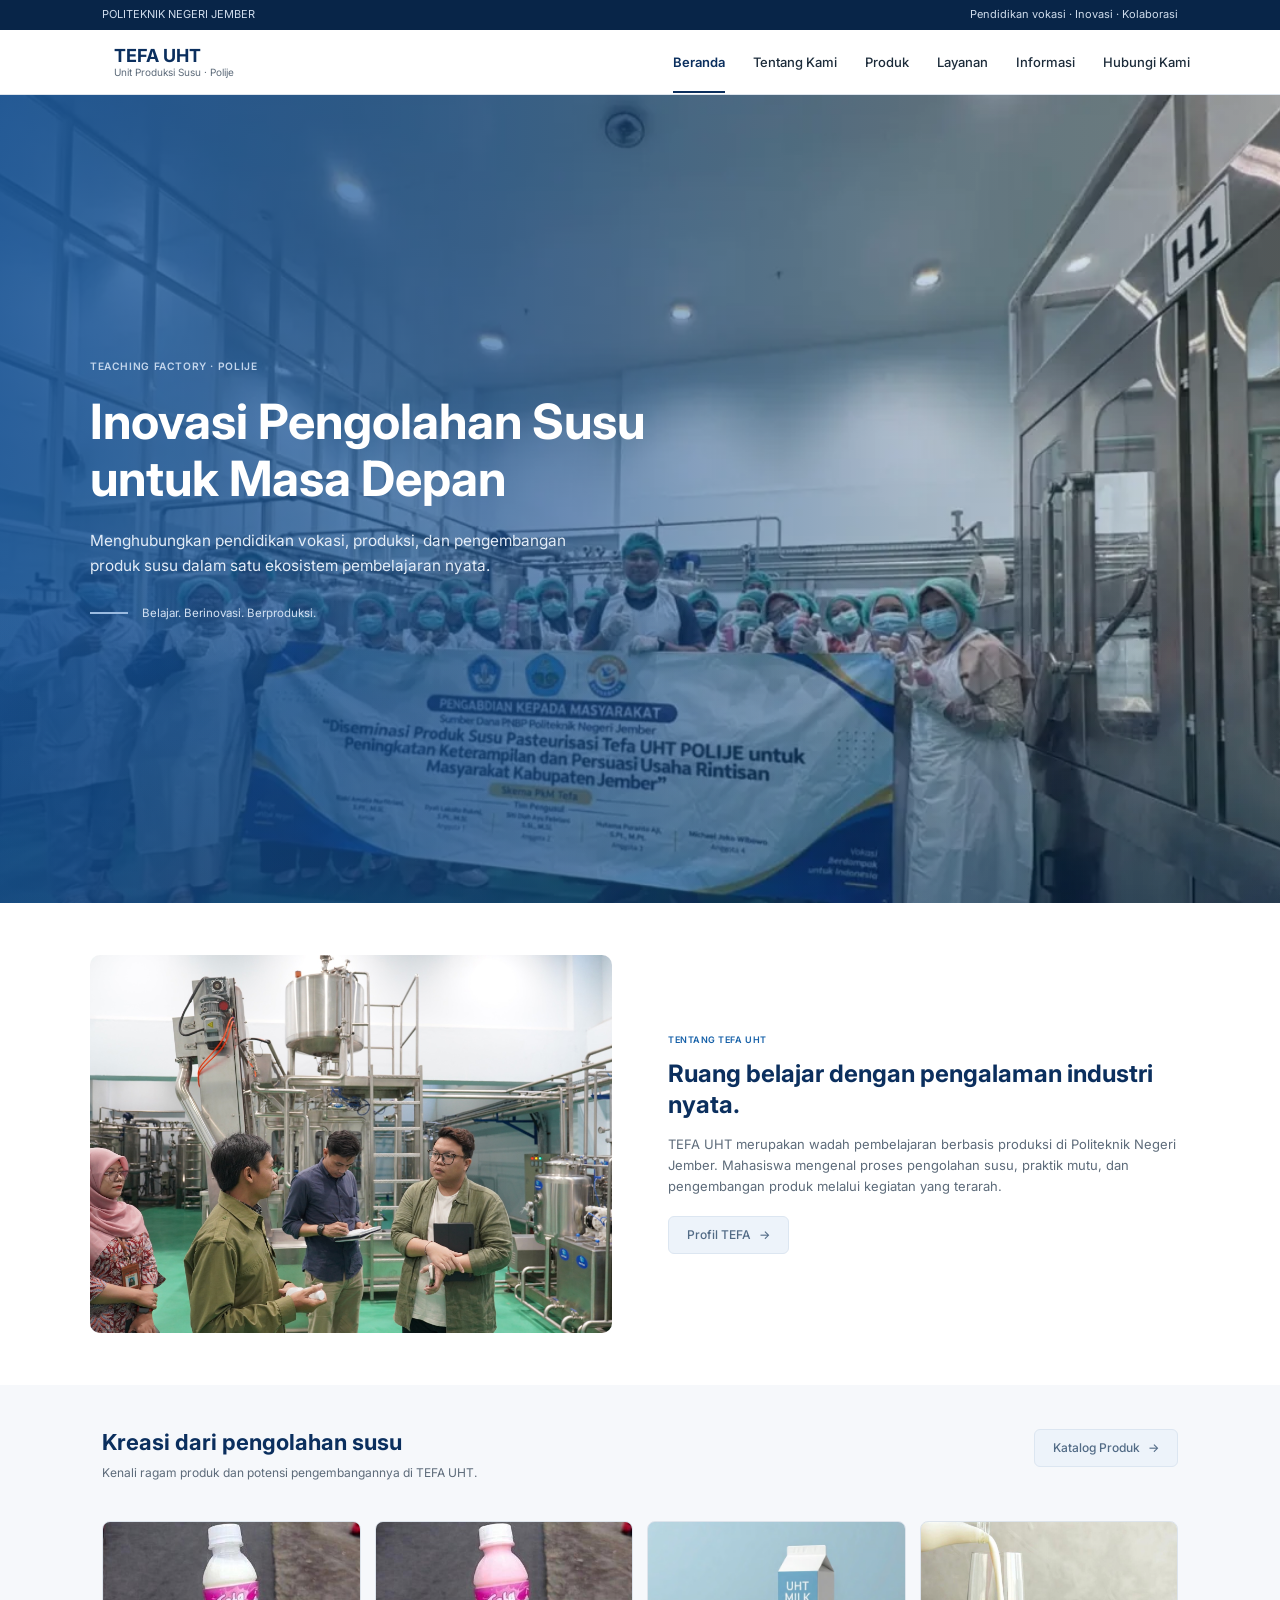
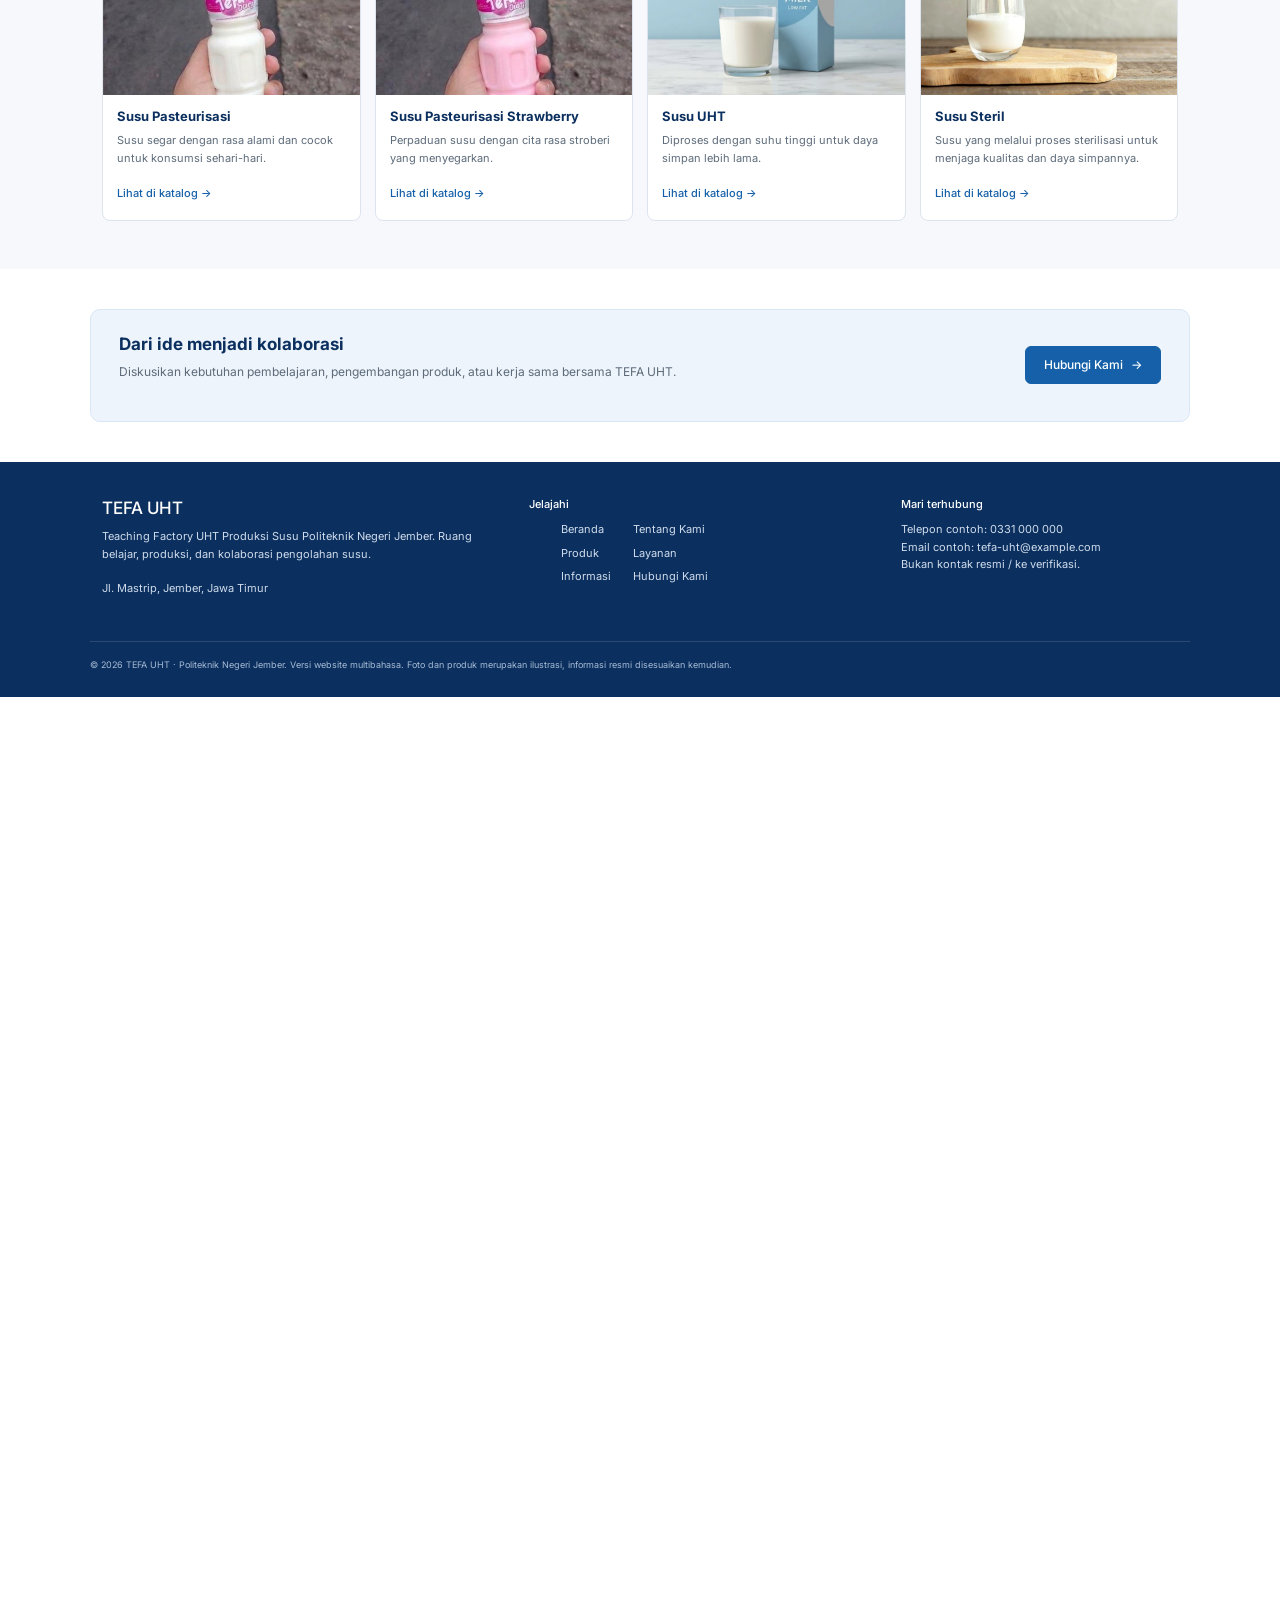
<file: index.html>
<!DOCTYPE html>
<html lang="id">
<head>
    <meta charset="UTF-8">
    <meta name="viewport" content="width=device-width, initial-scale=1.0">
    <title>TEFA UHT</title>

    <script>
        window.addEventListener("load", function() {
            setTimeout(function() {
                window.location.replace("Beranda.html");
            }, 1000);
        });
    </script>
</head>
<body>
    <p>Memuat halaman TEFA UHT...</p>
</body>
</html>
</file>
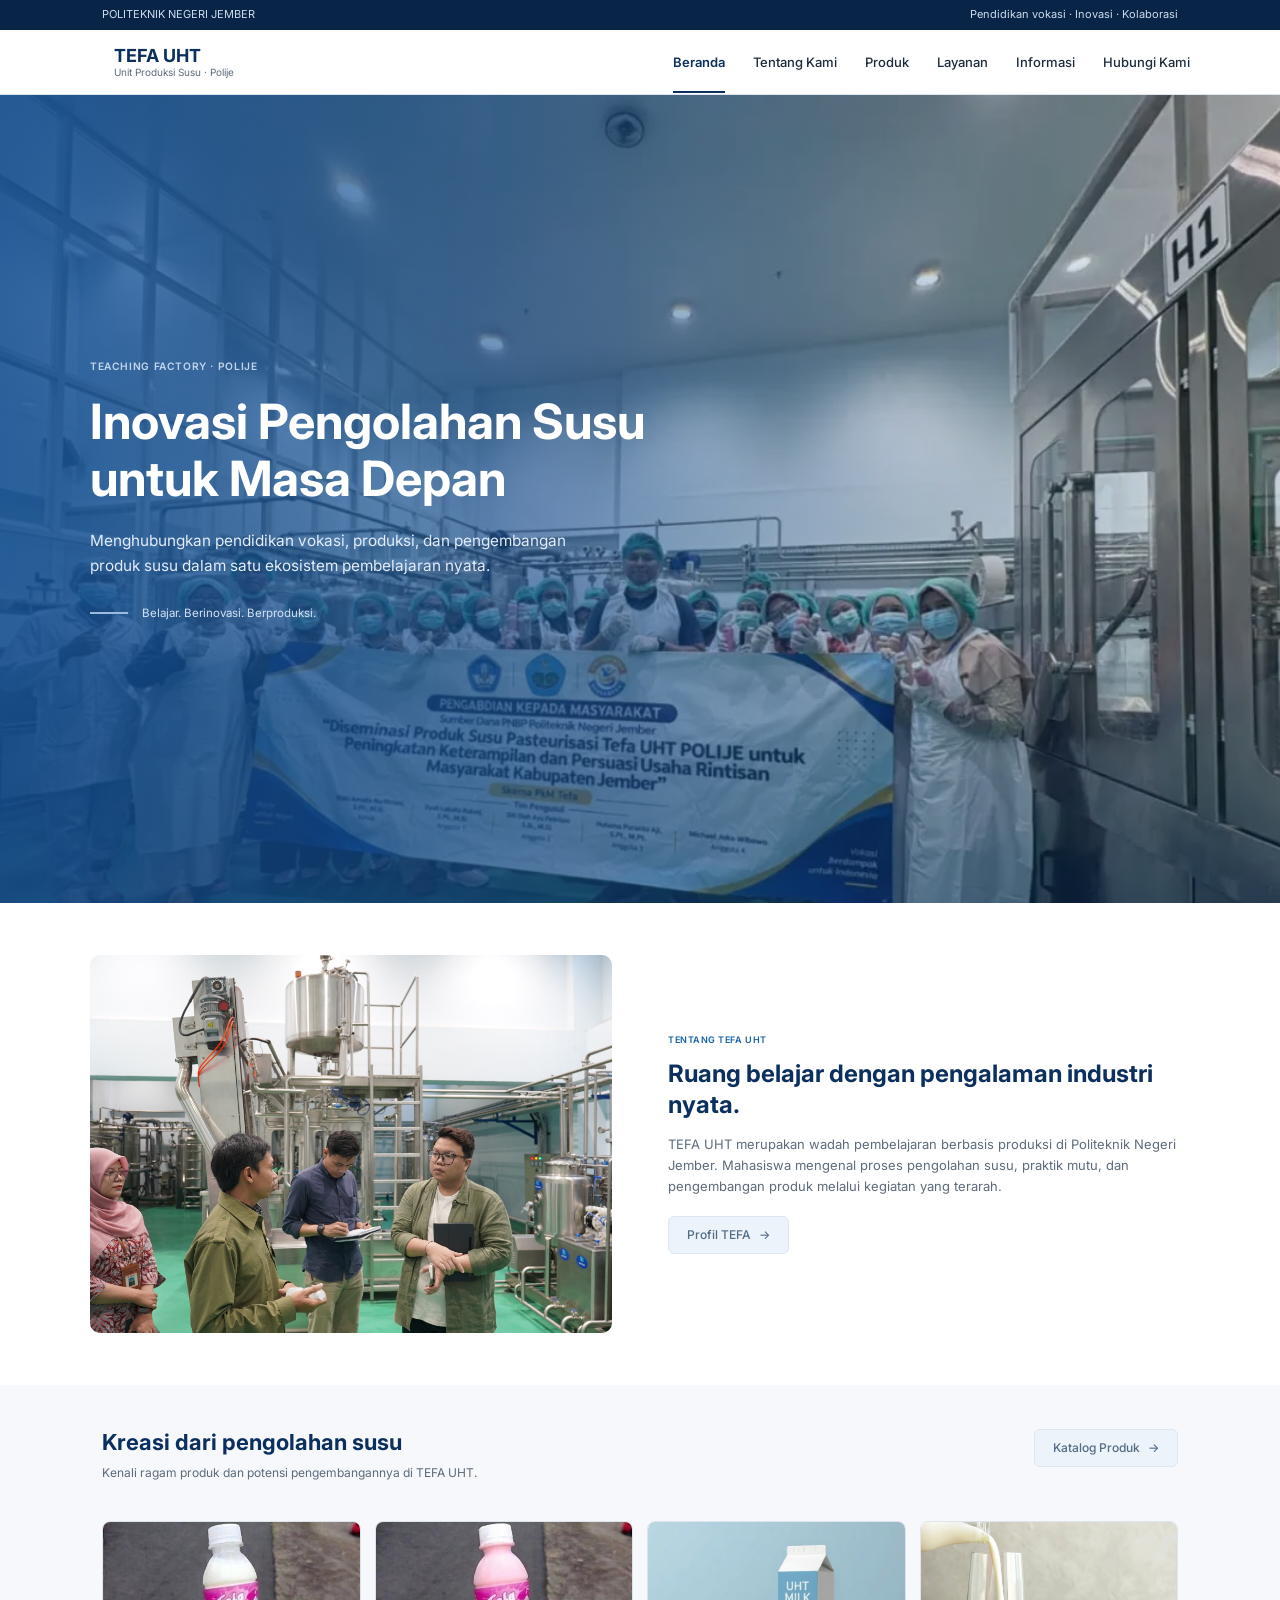
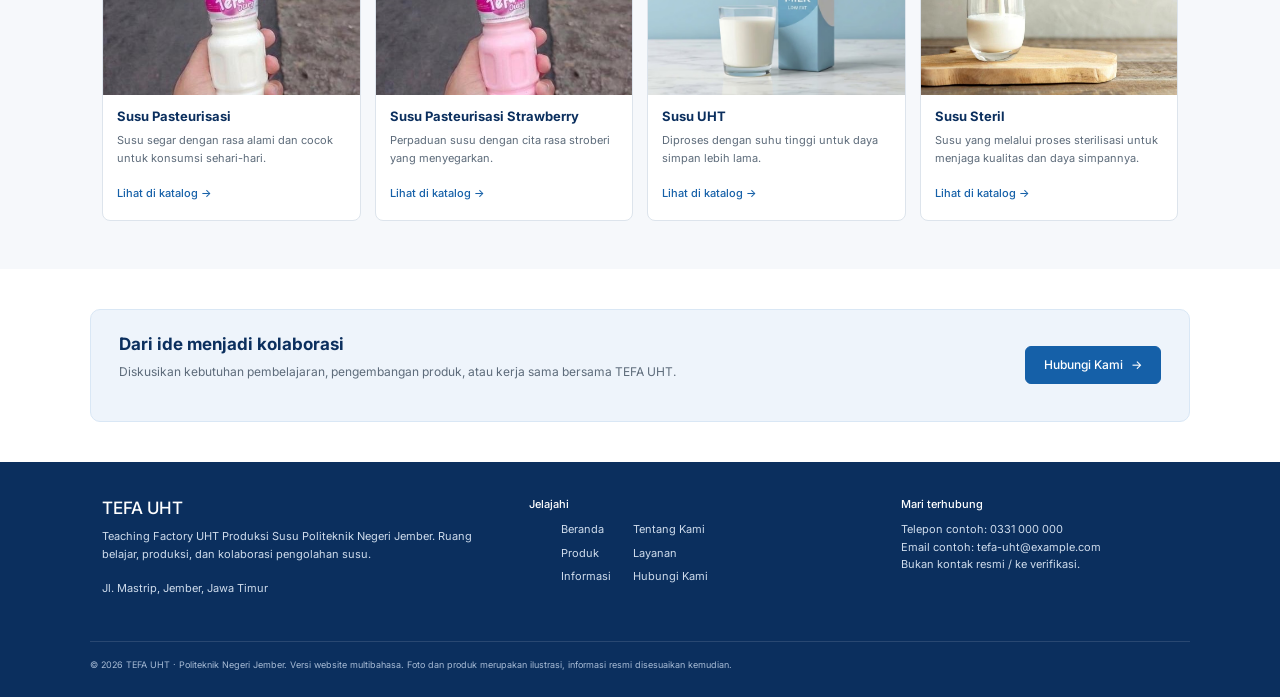
<file: Beranda.html>
<!DOCTYPE html>
<html lang="id">
<head>
  <meta charset="UTF-8">
  <meta name="viewport" content="width=device-width, initial-scale=1.0">
  <title>TEFA UHT - Teaching Factory Susu Polije</title>
  <link href="https://cdn.jsdelivr.net/npm/bootstrap@5.3.3/dist/css/bootstrap.min.css" rel="stylesheet" integrity="sha384-QWTKZyjpPEjISv5WaRU9OFeRpok6YctnYmDr5pNlyT2bRjXh0JMhjY6hW+ALEwIH" crossorigin="anonymous">
  <link rel="stylesheet" href="css/style.css">
</head>
<body>
  <div class="topbar">
    <div class="container topbar__inner">
      <span>POLITEKNIK NEGERI JEMBER</span>
      <span>Pendidikan vokasi · Inovasi · Kolaborasi</span>
    </div>
  </div>
  <header class="navbar navbar-expand-md p-0">
    <div class="container navbar__inner">
      <a href="Beranda.html" class="logo">
        <strong>TEFA UHT</strong>
        <small>Unit Produksi Susu · Polije</small>
      </a>
      <button class="nav-toggle navbar-toggler" id="navToggle" type="button" data-bs-toggle="collapse" data-bs-target="#nav" aria-controls="nav" aria-label="Buka menu" aria-expanded="false">
        <span></span><span></span><span></span>
      </button>
      <nav class="nav navbar-collapse collapse" id="nav">
        <a href="Beranda.html" class="active">Beranda</a>
        <a href="tentang.html">Tentang Kami</a>
        <a href="produk.html">Produk</a>
        <a href="layanan.html">Layanan</a>
        <a href="informasi.html">Informasi</a>
        <a href="hubungi.html">Hubungi Kami</a>
      </nav>
    </div>
  </header>
  <main>
    <section class="hero">
      <img class="hero__bg" src="img/BANNER.webp" alt="Mesin pengolahan susu di TEFA UHT">
      <div class="hero__overlay"></div>
      <div class="container hero__content">
        <p class="eyebrow eyebrow--light">TEACHING FACTORY · POLIJE</p>
        <h1>Inovasi Pengolahan Susu untuk Masa Depan</h1>
        <p class="hero__desc">Menghubungkan pendidikan vokasi, produksi, dan pengembangan produk susu dalam satu ekosistem pembelajaran nyata.</p>
        <p class="hero__tagline"><span class="line"></span>Belajar. Berinovasi. Berproduksi.</p>
      </div>
    </section>
    <section class="about container">
      <div class="img-box about__img"><img src="img/Beranda1.jpeg" alt="Kegiatan mahasiswa di TEFA UHT"></div>
      <div class="about__text">
        <p class="eyebrow">TENTANG TEFA UHT</p>
        <h2>Ruang belajar dengan pengalaman industri nyata.</h2>
        <p>TEFA UHT merupakan wadah pembelajaran berbasis produksi di Politeknik Negeri Jember. Mahasiswa mengenal proses pengolahan susu, praktik mutu, dan pengembangan produk melalui kegiatan yang terarah.</p>
        <a href="tentang.html" class="btn btn-outline-primary">Profil TEFA <span class="arrow">→</span></a>
      </div>
    </section>
    <section class="products">
      <div class="container">
        <div class="products__head">
          <div>
            <h2>Kreasi dari pengolahan susu</h2>
            <p>Kenali ragam produk dan potensi pengembangannya di TEFA UHT.</p>
          </div>
          <a href="produk.html" class="btn btn-outline-primary">Katalog Produk <span class="arrow">→</span></a>
        </div>
        <div class="cards">
          <article class="card">
            <div class="img-box card__img"><img src="img/susu ori.jpg" alt="Susu Pasteurisasi"></div>
            <div class="card__body">
              <h3>Susu Pasteurisasi</h3>
              <p>Susu segar dengan rasa alami dan cocok untuk konsumsi sehari-hari.</p>
              <a href="produk.html#susu-pasteurisasi">Lihat di katalog <span class="arrow">→</span></a>
            </div>
          </article>
          <article class="card">
            <div class="img-box card__img"><img src="img/susu straw.jpg" alt="Susu Pasteurisasi Strawberry"></div>
            <div class="card__body">
              <h3>Susu Pasteurisasi Strawberry</h3>
              <p>Perpaduan susu dengan cita rasa stroberi yang menyegarkan.</p>
              <a href="produk.html#susu-pasteurisasi-strawberry">Lihat di katalog <span class="arrow">→</span></a>
            </div>
          </article>
          <article class="card">
            <div class="img-box card__img"><img src="img/susu uht.avif" alt="Susu UHT"></div>
            <div class="card__body">
              <h3>Susu UHT</h3>
              <p>Diproses dengan suhu tinggi untuk daya simpan lebih lama.</p>
              <a href="produk.html#susu-uht">Lihat di katalog <span class="arrow">→</span></a>
            </div>
          </article>
          <article class="card">
            <div class="img-box card__img"><img src="img/susu steril.jpeg" alt="Susu Steril"></div>
            <div class="card__body">
              <h3>Susu Steril</h3>
              <p>Susu yang melalui proses sterilisasi untuk menjaga kualitas dan daya simpannya.</p>
              <a href="produk.html#susu-steril">Lihat di katalog <span class="arrow">→</span></a>
            </div>
          </article>
        </div>
      </div>
    </section>
    <section class="container cta-wrap">
      <div class="cta">
        <div>
          <h3>Dari ide menjadi kolaborasi</h3>
          <p>Diskusikan kebutuhan pembelajaran, pengembangan produk, atau kerja sama bersama TEFA UHT.</p>
        </div>
        <a href="hubungi.html" class="btn btn--primary">Hubungi Kami <span class="arrow">→</span></a>
      </div>
    </section>
  </main>
  <footer class="footer">
    <div class="container footer__grid">
      <div class="footer__brand">
        <h4>TEFA UHT</h4>
        <p>Teaching Factory UHT Produksi Susu Politeknik Negeri Jember. Ruang belajar, produksi, dan kolaborasi pengolahan susu.</p>
        <p class="footer__addr">Jl. Mastrip, Jember, Jawa Timur</p>
      </div>
      <div>
        <h5>Jelajahi</h5>
        <ul class="footer__links">
          <li><a href="Beranda.html">Beranda</a></li>
          <li><a href="tentang.html">Tentang Kami</a></li>
          <li><a href="produk.html">Produk</a></li>
          <li><a href="layanan.html">Layanan</a></li>
          <li><a href="informasi.html">Informasi</a></li>
          <li><a href="hubungi.html">Hubungi Kami</a></li>
        </ul>
      </div>
      <div>
        <h5>Mari terhubung</h5>
        <p class="footer__contact">Telepon contoh: 0331 000 000<br>Email contoh: tefa-uht@example.com<br>Bukan kontak resmi / ke verifikasi.</p>
      </div>
    </div>
    <div class="container footer__bottom">
      © <span id="year">2026</span> TEFA UHT · Politeknik Negeri Jember. Versi website multibahasa. Foto dan produk merupakan ilustrasi, informasi resmi disesuaikan kemudian.
    </div>
  </footer>
  <script src="https://cdn.jsdelivr.net/npm/bootstrap@5.3.3/dist/js/bootstrap.bundle.min.js" integrity="sha384-YvpcrYf0tY3lHB60NNkmXc5s9fDVZLESaAA55NDzOxhy9GkcIdslK1eN7N6jIeHz" crossorigin="anonymous"></script>
  <script src="js/script.js"></script>
</body>
</html>
</file>
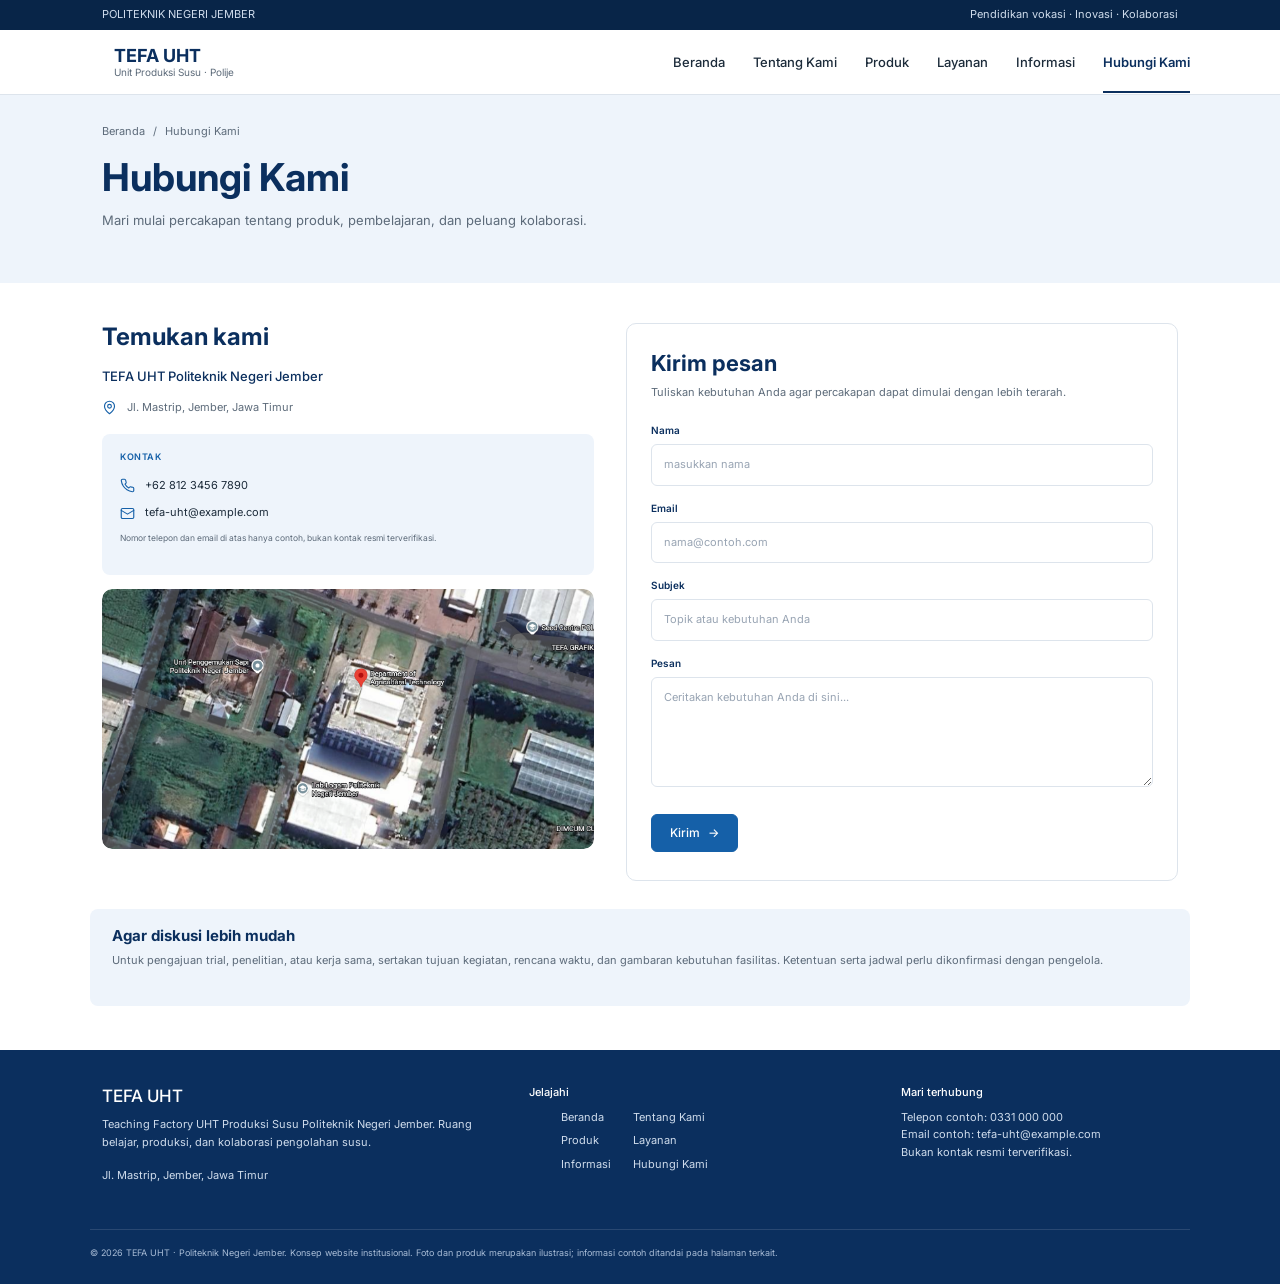
<file: hubungi.html>
<!DOCTYPE html>
<html lang="id">
<head>
  <meta charset="UTF-8">
  <meta name="viewport" content="width=device-width, initial-scale=1.0">
  <title>Hubungi Kami - TEFA UHT</title>
  <link href="https://cdn.jsdelivr.net/npm/bootstrap@5.3.3/dist/css/bootstrap.min.css" rel="stylesheet" integrity="sha384-QWTKZyjpPEjISv5WaRU9OFeRpok6YctnYmDr5pNlyT2bRjXh0JMhjY6hW+ALEwIH" crossorigin="anonymous">
  <link rel="stylesheet" href="css/style.css">
</head>
<body>
  <div class="topbar">
    <div class="container topbar__inner">
      <span>POLITEKNIK NEGERI JEMBER</span>
      <span>Pendidikan vokasi · Inovasi · Kolaborasi</span>
    </div>
  </div>
  <header class="navbar navbar-expand-md p-0">
    <div class="container navbar__inner">
      <a href="Beranda.html" class="logo">
        <strong>TEFA UHT</strong>
        <small>Unit Produksi Susu · Polije</small>
      </a>
      <button class="nav-toggle navbar-toggler" id="navToggle" type="button" data-bs-toggle="collapse" data-bs-target="#nav" aria-controls="nav" aria-label="Buka menu" aria-expanded="false">
        <span></span><span></span><span></span>
      </button>
      <nav class="nav navbar-collapse collapse" id="nav">
        <a href="Beranda.html">Beranda</a>
        <a href="tentang.html">Tentang Kami</a>
        <a href="produk.html">Produk</a>
        <a href="layanan.html">Layanan</a>
        <a href="informasi.html">Informasi</a>
        <a href="hubungi.html" class="active" aria-current="page">Hubungi Kami</a>
      </nav>
    </div>
  </header>
  <main>
    <section class="page-header">
      <div class="container">
        <nav class="breadcrumb" aria-label="Breadcrumb">
          <a href="Beranda.html">Beranda</a>
          <span>/</span>
          <span>Hubungi Kami</span>
        </nav>
        <h1>Hubungi Kami</h1>
        <p>Mari mulai percakapan tentang produk, pembelajaran, dan peluang kolaborasi.</p>
      </div>
    </section>
    <section class="container contact">
      <div class="contact__info">
        <h2>Temukan kami</h2>
        <p class="contact__org">TEFA UHT Politeknik Negeri Jember</p>
        <p class="contact__addr"><svg class="icon" viewBox="0 0 24 24" aria-hidden="true"><path d="M20 10c0 6-8 12-8 12S4 16 4 10a8 8 0 0 1 16 0Z"/><circle cx="12" cy="10" r="3"/></svg><span>Jl. Mastrip, Jember, Jawa Timur</span></p>
        <div class="contact__box">
          <p class="eyebrow">KONTAK</p>
          <a class="contact__line" href="tel:+6281234567890"><svg class="icon" viewBox="0 0 24 24" aria-hidden="true"><path d="M22 16.9v3a2 2 0 0 1-2.2 2 19.8 19.8 0 0 1-8.6-3.1 19.5 19.5 0 0 1-6-6A19.8 19.8 0 0 1 2.1 4.2 2 2 0 0 1 4.1 2h3a2 2 0 0 1 2 1.7c.1 1 .4 1.9.7 2.8a2 2 0 0 1-.5 2.1L8.1 9.9a16 16 0 0 0 6 6l1.3-1.3a2 2 0 0 1 2.1-.4c.9.3 1.8.6 2.8.7a2 2 0 0 1 1.7 2Z"/></svg><span>+62 812 3456 7890</span></a>
          <a class="contact__line" href="mailto:tefa-uht@example.com"><svg class="icon" viewBox="0 0 24 24" aria-hidden="true"><rect x="2" y="4" width="20" height="16" rx="2"/><path d="m22 7-10 6L2 7"/></svg><span>tefa-uht@example.com</span></a>
          <p class="contact__note">Nomor telepon dan email di atas hanya contoh, bukan kontak resmi terverifikasi.</p>
        </div>
        <a class="map" href="https://www.google.com/maps/search/?api=1&amp;query=Teaching+Factory+UHT+Politeknik+Negeri+Jember" target="_blank" rel="noopener noreferrer" aria-label="Buka lokasi TEFA UHT di Google Maps (tab baru)" title="Buka di Google Maps">
          <div class="img-box map__img"><img src="img/peta.png" alt="Peta lokasi TEFA UHT Politeknik Negeri Jember"></div>
          <span class="map__badge">Buka di Google Maps ↗</span>
        </a>
      </div>
      <div class="contact__form">
        <h2>Kirim pesan</h2>
        <p class="contact__lead">Tuliskan kebutuhan Anda agar percakapan dapat dimulai dengan lebih terarah.</p>
        <form id="contactForm" action="terkirim.html" novalidate>
          <div class="field">
            <label for="nama">Nama</label>
            <input type="text" id="nama" placeholder="masukkan nama" autocomplete="name" aria-describedby="namaError" required>
            <p class="field__error" id="namaError" aria-live="polite"></p>
          </div>
          <div class="field">
            <label for="email">Email</label>
            <input type="email" id="email" placeholder="nama@contoh.com" autocomplete="email" aria-describedby="emailError" required>
            <p class="field__error" id="emailError" aria-live="polite"></p>
          </div>
          <div class="field">
            <label for="subjek">Subjek</label>
            <input type="text" id="subjek" placeholder="Topik atau kebutuhan Anda" aria-describedby="subjekError" required>
            <p class="field__error" id="subjekError" aria-live="polite"></p>
          </div>
          <div class="field">
            <label for="pesan">Pesan</label>
            <textarea id="pesan" rows="4" maxlength="1000" placeholder="Ceritakan kebutuhan Anda di sini..." aria-describedby="pesanError" required></textarea>
            <p class="field__error" id="pesanError" aria-live="polite"></p>
          </div>
          <button type="submit" class="btn btn--primary" id="submitBtn"><span id="submitLabel">Kirim</span> <span class="arrow">→</span></button>
        </form>
      </div>
    </section>
    <section class="container tips">
      <div class="tips__box">
        <h3>Agar diskusi lebih mudah</h3>
        <p>Untuk pengajuan trial, penelitian, atau kerja sama, sertakan tujuan kegiatan, rencana waktu, dan gambaran kebutuhan fasilitas. Ketentuan serta jadwal perlu dikonfirmasi dengan pengelola.</p>
      </div>
    </section>
  </main>
  <footer class="footer">
    <div class="container footer__grid">
      <div class="footer__brand">
        <h4>TEFA UHT</h4>
        <p>Teaching Factory UHT Produksi Susu Politeknik Negeri Jember. Ruang belajar, produksi, dan kolaborasi pengolahan susu.</p>
        <p class="footer__addr">Jl. Mastrip, Jember, Jawa Timur</p>
      </div>
      <div>
        <h5>Jelajahi</h5>
        <ul class="footer__links">
          <li><a href="Beranda.html">Beranda</a></li>
          <li><a href="tentang.html">Tentang Kami</a></li>
          <li><a href="produk.html">Produk</a></li>
          <li><a href="layanan.html">Layanan</a></li>
          <li><a href="informasi.html">Informasi</a></li>
          <li><a href="hubungi.html">Hubungi Kami</a></li>
        </ul>
      </div>
      <div>
        <h5>Mari terhubung</h5>
        <p class="footer__contact">Telepon contoh: 0331 000 000<br>Email contoh: tefa-uht@example.com<br>Bukan kontak resmi terverifikasi.</p>
      </div>
    </div>
    <div class="container footer__bottom">
      © <span id="year">2026</span> TEFA UHT · Politeknik Negeri Jember. Konsep website institusional. Foto dan produk merupakan ilustrasi; informasi contoh ditandai pada halaman terkait.
    </div>
  </footer>
  <script src="https://cdn.jsdelivr.net/npm/bootstrap@5.3.3/dist/js/bootstrap.bundle.min.js" integrity="sha384-YvpcrYf0tY3lHB60NNkmXc5s9fDVZLESaAA55NDzOxhy9GkcIdslK1eN7N6jIeHz" crossorigin="anonymous"></script>
  <script src="js/script.js"></script>
  <script src="js/hubungi.js"></script>
</body>
</html>
</file>
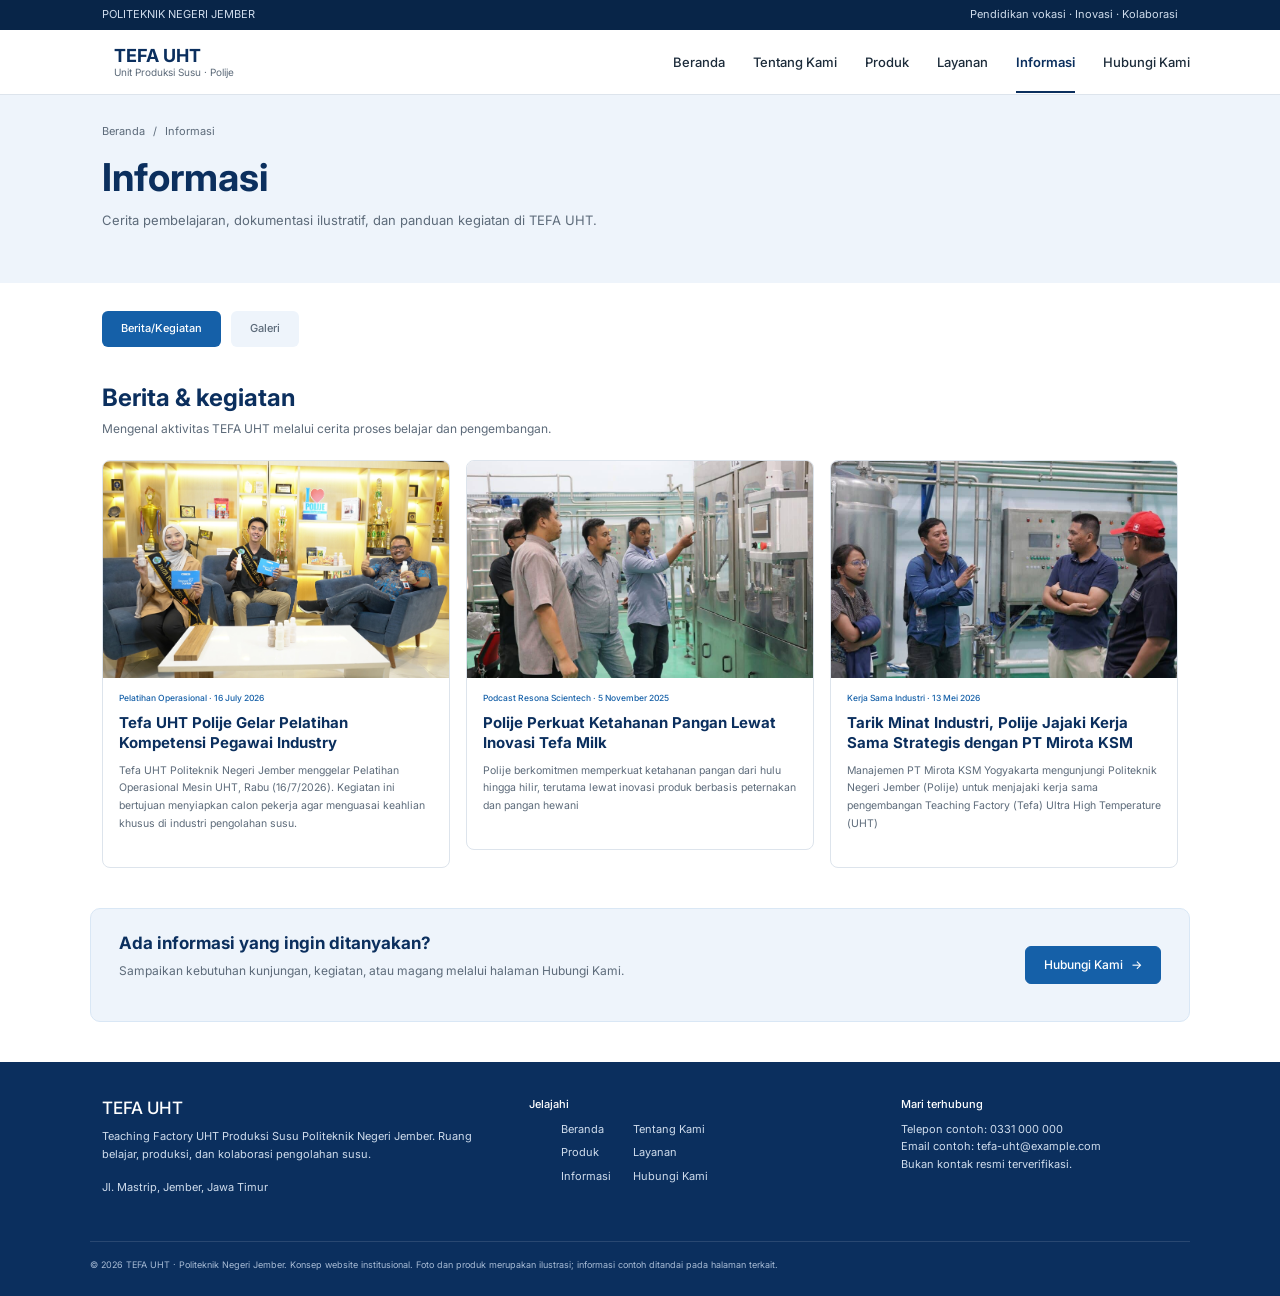
<file: informasi.html>
<!DOCTYPE html>
<html lang="id">
<head>
  <meta charset="UTF-8">
  <meta name="viewport" content="width=device-width, initial-scale=1.0">
  <title>Informasi - Berita &amp; Kegiatan - TEFA UHT</title>
  <link href="https://cdn.jsdelivr.net/npm/bootstrap@5.3.3/dist/css/bootstrap.min.css" rel="stylesheet" integrity="sha384-QWTKZyjpPEjISv5WaRU9OFeRpok6YctnYmDr5pNlyT2bRjXh0JMhjY6hW+ALEwIH" crossorigin="anonymous">
  <link rel="stylesheet" href="css/style.css">
</head>
<body>
  <div class="topbar">
    <div class="container topbar__inner">
      <span>POLITEKNIK NEGERI JEMBER</span>
      <span>Pendidikan vokasi · Inovasi · Kolaborasi</span>
    </div>
  </div>
  <header class="navbar navbar-expand-md p-0">
    <div class="container navbar__inner">
      <a href="Beranda.html" class="logo">
        <strong>TEFA UHT</strong>
        <small>Unit Produksi Susu · Polije</small>
      </a>
      <button class="nav-toggle navbar-toggler" id="navToggle" type="button" data-bs-toggle="collapse" data-bs-target="#nav" aria-controls="nav" aria-label="Buka menu" aria-expanded="false">
        <span></span><span></span><span></span>
      </button>
      <nav class="nav navbar-collapse collapse" id="nav">
        <a href="Beranda.html">Beranda</a>
        <a href="tentang.html">Tentang Kami</a>
        <a href="produk.html">Produk</a>
        <a href="layanan.html">Layanan</a>
        <a href="informasi.html" class="active" aria-current="page">Informasi</a>
        <a href="hubungi.html">Hubungi Kami</a>
      </nav>
    </div>
  </header>
  <main>
    <section class="page-header">
      <div class="container">
        <nav class="breadcrumb" aria-label="Breadcrumb">
          <a href="Beranda.html">Beranda</a>
          <span>/</span>
          <span>Informasi</span>
        </nav>
        <h1>Informasi</h1>
        <p>Cerita pembelajaran, dokumentasi ilustratif, dan panduan kegiatan di TEFA UHT.</p>
      </div>
    </section>
    <section class="container subpage">
      <nav class="subnav" aria-label="Sub halaman Informasi">
        <a href="informasi.html" class="subnav__link active" aria-current="page">Berita/Kegiatan</a>
        <a href="galeri.html" class="subnav__link">Galeri</a>
      </nav>
      <div class="section-head">
        <h2>Berita &amp; kegiatan</h2>
        <p>Mengenal aktivitas TEFA UHT melalui cerita proses belajar dan pengembangan.</p>
      </div>
      <div class="news__grid">
        <article class="news-card">
          <div class="img-box news-card__img"><img src="img/Berita1.jpg" alt="Peserta pelatihan mengamati mesin UHT"></div>
          <div class="news-card__body">
            <p class="news-card__meta">Pelatihan Operasional · 16 July 2026</p>
            <h3>Tefa UHT Polije Gelar Pelatihan Kompetensi Pegawai Industry</h3>
            <p class="news-card__desc">Tefa UHT Politeknik Negeri Jember menggelar Pelatihan Operasional Mesin UHT, Rabu (16/7/2026). Kegiatan ini bertujuan menyiapkan calon pekerja agar menguasai keahlian khusus di industri pengolahan susu.</p>
          </div>
        </article>
        <article class="news-card">
          <div class="img-box news-card__img"><img src="img/Berita2.jpg" alt="Pembawa acara podcast berbincang di studio"></div>
          <div class="news-card__body">
            <p class="news-card__meta">Podcast Resona Scientech · 5 November 2025</p>
            <h3>Polije Perkuat Ketahanan Pangan Lewat Inovasi Tefa Milk</h3>
            <p class="news-card__desc">Polije berkomitmen memperkuat ketahanan pangan dari hulu hingga hilir, terutama lewat inovasi produk berbasis peternakan dan pangan hewani</p>
          </div>
        </article>
        <article class="news-card">
          <div class="img-box news-card__img"><img src="img/Berita3.jpg" alt="Kunjungan industri di ruang produksi"></div>
          <div class="news-card__body">
            <p class="news-card__meta">Kerja Sama Industri · 13 Mei 2026</p>
            <h3>Tarik Minat Industri, Polije Jajaki Kerja Sama Strategis dengan PT Mirota KSM</h3>
            <p class="news-card__desc">Manajemen PT Mirota KSM Yogyakarta mengunjungi Politeknik Negeri Jember (Polije) untuk menjajaki kerja sama pengembangan Teaching Factory (Tefa) Ultra High Temperature (UHT)</p>
          </div>
        </article>
      </div>
    </section>
    <section class="container cta-wrap">
      <div class="cta">
        <div>
          <h3>Ada informasi yang ingin ditanyakan?</h3>
          <p>Sampaikan kebutuhan kunjungan, kegiatan, atau magang melalui halaman Hubungi Kami.</p>
        </div>
        <a href="hubungi.html" class="btn btn--primary">Hubungi Kami <span class="arrow">→</span></a>
      </div>
    </section>
  </main>
  <footer class="footer">
    <div class="container footer__grid">
      <div class="footer__brand">
        <h4>TEFA UHT</h4>
        <p>Teaching Factory UHT Produksi Susu Politeknik Negeri Jember. Ruang belajar, produksi, dan kolaborasi pengolahan susu.</p>
        <p class="footer__addr">Jl. Mastrip, Jember, Jawa Timur</p>
      </div>
      <div>
        <h5>Jelajahi</h5>
        <ul class="footer__links">
          <li><a href="Beranda.html">Beranda</a></li>
          <li><a href="tentang.html">Tentang Kami</a></li>
          <li><a href="produk.html">Produk</a></li>
          <li><a href="layanan.html">Layanan</a></li>
          <li><a href="informasi.html">Informasi</a></li>
          <li><a href="hubungi.html">Hubungi Kami</a></li>
        </ul>
      </div>
      <div>
        <h5>Mari terhubung</h5>
        <p class="footer__contact">Telepon contoh: 0331 000 000<br>Email contoh: tefa-uht@example.com<br>Bukan kontak resmi terverifikasi.</p>
      </div>
    </div>
    <div class="container footer__bottom">
      © <span id="year">2026</span> TEFA UHT · Politeknik Negeri Jember. Konsep website institusional. Foto dan produk merupakan ilustrasi; informasi contoh ditandai pada halaman terkait.
    </div>
  </footer>
  <script src="https://cdn.jsdelivr.net/npm/bootstrap@5.3.3/dist/js/bootstrap.bundle.min.js" integrity="sha384-YvpcrYf0tY3lHB60NNkmXc5s9fDVZLESaAA55NDzOxhy9GkcIdslK1eN7N6jIeHz" crossorigin="anonymous"></script>
  <script src="js/script.js"></script>
</body>
</html>
</file>
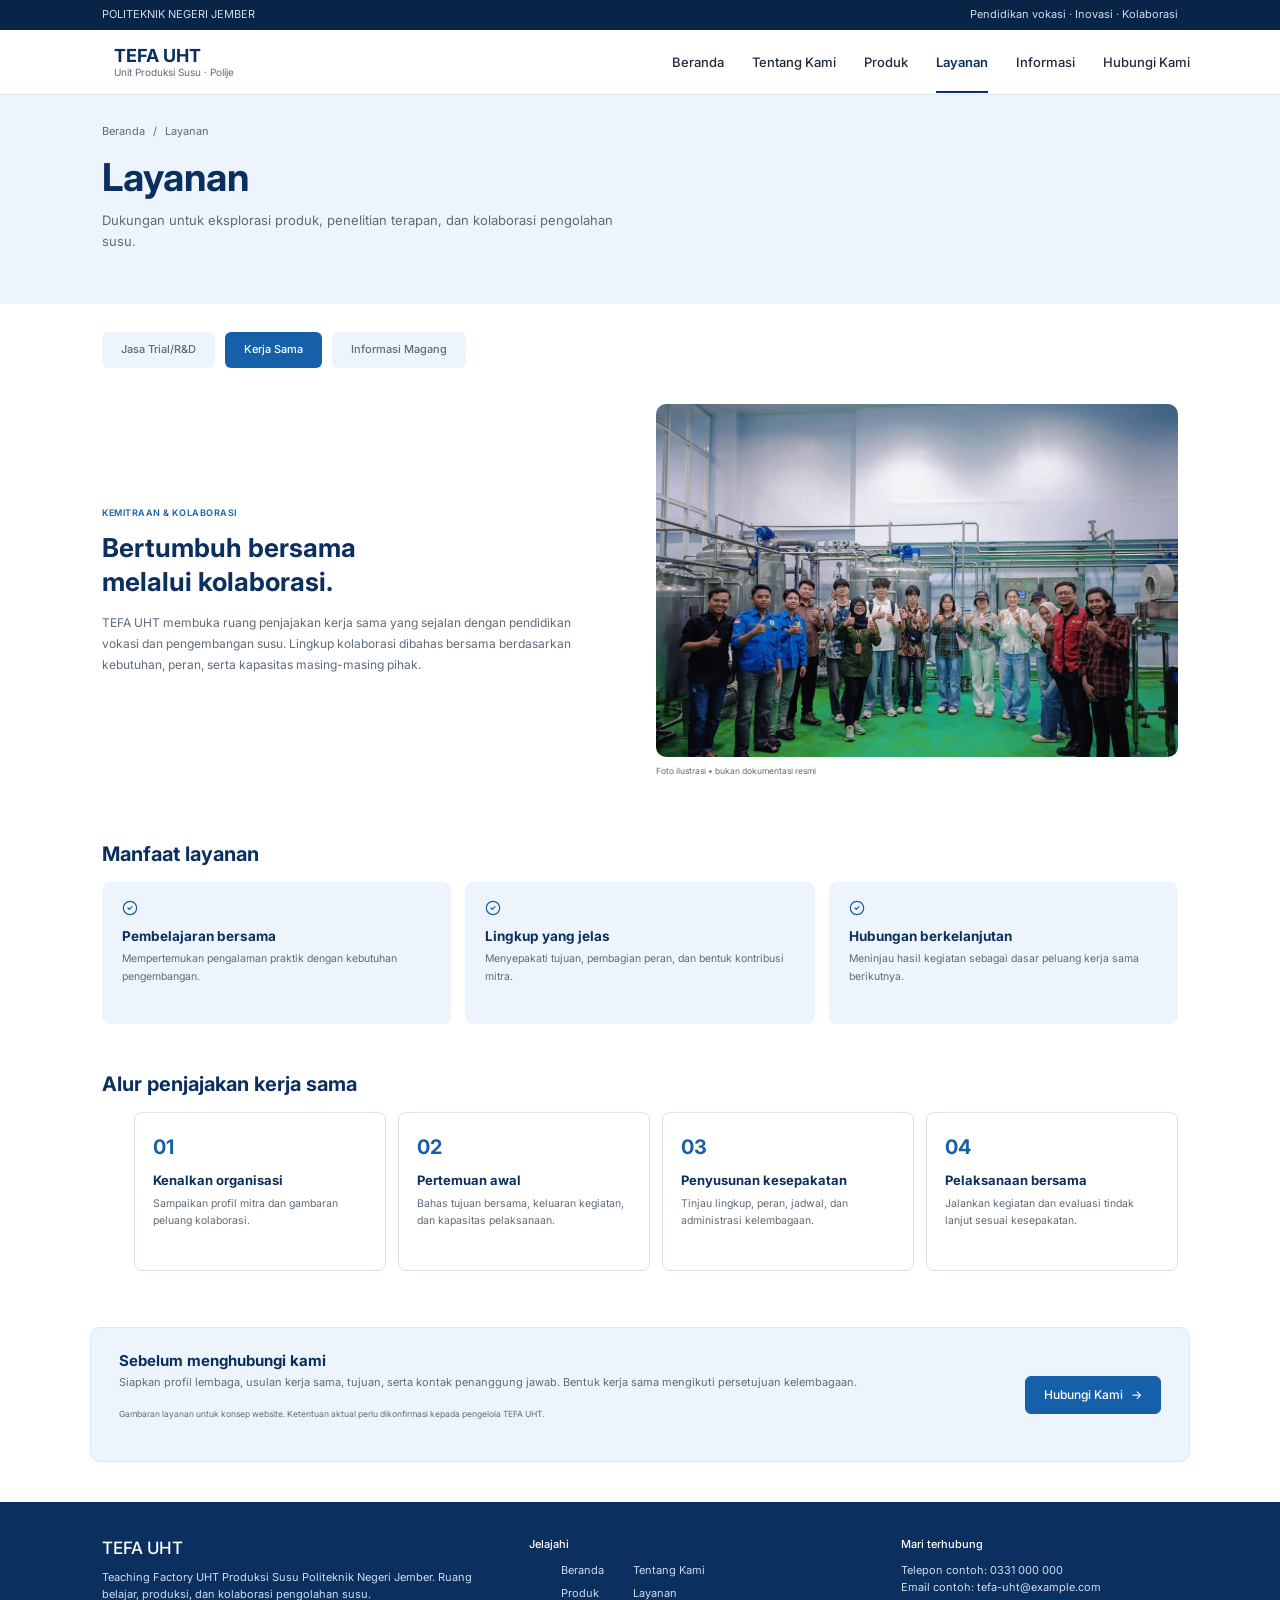
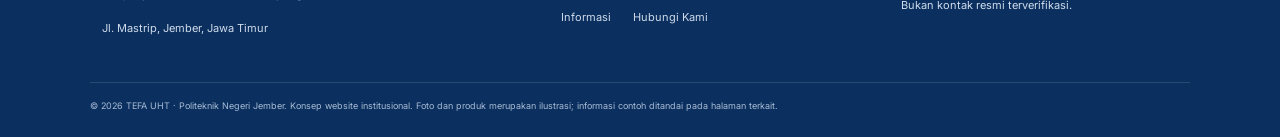
<file: kerja-sama.html>
<!DOCTYPE html>
<html lang="id">
<head>
  <meta charset="UTF-8">
  <meta name="viewport" content="width=device-width, initial-scale=1.0">
  <title>Layanan - Kerja Sama - TEFA UHT</title>
  <link href="https://cdn.jsdelivr.net/npm/bootstrap@5.3.3/dist/css/bootstrap.min.css" rel="stylesheet" integrity="sha384-QWTKZyjpPEjISv5WaRU9OFeRpok6YctnYmDr5pNlyT2bRjXh0JMhjY6hW+ALEwIH" crossorigin="anonymous">
  <link rel="stylesheet" href="css/style.css">
</head>
<body>
  <div class="topbar">
    <div class="container topbar__inner">
      <span>POLITEKNIK NEGERI JEMBER</span>
      <span>Pendidikan vokasi · Inovasi · Kolaborasi</span>
    </div>
  </div>
  <header class="navbar navbar-expand-md p-0">
    <div class="container navbar__inner">
      <a href="Beranda.html" class="logo">
        <strong>TEFA UHT</strong>
        <small>Unit Produksi Susu · Polije</small>
      </a>
      <button class="nav-toggle navbar-toggler" id="navToggle" type="button" data-bs-toggle="collapse" data-bs-target="#nav" aria-controls="nav" aria-label="Buka menu" aria-expanded="false">
        <span></span><span></span><span></span>
      </button>
      <nav class="nav navbar-collapse collapse" id="nav">
        <a href="Beranda.html">Beranda</a>
        <a href="tentang.html">Tentang Kami</a>
        <a href="produk.html">Produk</a>
        <a href="layanan.html" class="active" aria-current="page">Layanan</a>
        <a href="informasi.html">Informasi</a>
        <a href="hubungi.html">Hubungi Kami</a>
      </nav>
    </div>
  </header>
  <main>
    <section class="page-header">
      <div class="container">
        <nav class="breadcrumb" aria-label="Breadcrumb">
          <a href="Beranda.html">Beranda</a>
          <span>/</span>
          <span>Layanan</span>
        </nav>
        <h1>Layanan</h1>
        <p>Dukungan untuk eksplorasi produk, penelitian terapan, dan kolaborasi pengolahan susu.</p>
      </div>
    </section>
    <section class="container subpage">
      <nav class="subnav" aria-label="Sub halaman Layanan">
        <a href="layanan.html" class="subnav__link">Jasa Trial/R&amp;D</a>
         <a href="kerja-sama.html" class="subnav__link active" aria-current="page">Kerja Sama</a>
        <a href="magang.html" class="subnav__link">Informasi Magang</a>
      </nav>
      <div class="service-intro">
        <div class="service-intro__text">
          <p class="eyebrow">KEMITRAAN &amp; KOLABORASI</p>
          <h2>Bertumbuh bersama melalui kolaborasi.</h2>
          <p>TEFA UHT membuka ruang penjajakan kerja sama yang sejalan dengan pendidikan vokasi dan pengembangan susu. Lingkup kolaborasi dibahas bersama berdasarkan kebutuhan, peran, serta kapasitas masing-masing pihak.</p>
        </div>
        <figure class="service-intro__figure">
          <div class="img-box service-intro__img"><img src="img/kerjasama.jpeg" alt="Tim berdiskusi di ruang produksi susu"></div>
          <figcaption class="service-intro__caption">Foto ilustrasi • bukan dokumentasi resmi</figcaption>
        </figure>
      </div>
      <section class="block">
        <h2>Manfaat layanan</h2>
        <div class="benefits__grid">
          <article class="benefit">
            <svg class="benefit__icon" viewBox="0 0 24 24" aria-hidden="true"><circle cx="12" cy="12" r="10"/><path d="m9 12 2 2 4-4"/></svg>
            <h3>Pembelajaran bersama</h3>
            <p>Mempertemukan pengalaman praktik dengan kebutuhan pengembangan.</p>
          </article>
          <article class="benefit">
            <svg class="benefit__icon" viewBox="0 0 24 24" aria-hidden="true"><circle cx="12" cy="12" r="10"/><path d="m9 12 2 2 4-4"/></svg>
            <h3>Lingkup yang jelas</h3>
            <p>Menyepakati tujuan, pembagian peran, dan bentuk kontribusi mitra.</p>
          </article>
          <article class="benefit">
            <svg class="benefit__icon" viewBox="0 0 24 24" aria-hidden="true"><circle cx="12" cy="12" r="10"/><path d="m9 12 2 2 4-4"/></svg>
            <h3>Hubungan berkelanjutan</h3>
            <p>Meninjau hasil kegiatan sebagai dasar peluang kerja sama berikutnya.</p>
          </article>
        </div>
      </section>
      <section class="block">
        <h2>Alur penjajakan kerja sama</h2>
        <ol class="steps__grid">
          <li class="step">
            <span class="step__no">01</span>
            <h3>Kenalkan organisasi</h3>
            <p>Sampaikan profil mitra dan gambaran peluang kolaborasi.</p>
          </li>
          <li class="step">
            <span class="step__no">02</span>
            <h3>Pertemuan awal</h3>
            <p>Bahas tujuan bersama, keluaran kegiatan, dan kapasitas pelaksanaan.</p>
          </li>
          <li class="step">
            <span class="step__no">03</span>
            <h3>Penyusunan kesepakatan</h3>
            <p>Tinjau lingkup, peran, jadwal, dan administrasi kelembagaan.</p>
          </li>
          <li class="step">
            <span class="step__no">04</span>
            <h3>Pelaksanaan bersama</h3>
            <p>Jalankan kegiatan dan evaluasi tindak lanjut sesuai kesepakatan.</p>
          </li>
        </ol>
      </section>
    </section>
    <section class="container cta-wrap">
      <div class="cta cta--info">
        <div>
          <h3>Sebelum menghubungi kami</h3>
          <p>Siapkan profil lembaga, usulan kerja sama, tujuan, serta kontak penanggung jawab. Bentuk kerja sama mengikuti persetujuan kelembagaan.</p>
          <p class="cta__note">Gambaran layanan untuk konsep website. Ketentuan aktual perlu dikonfirmasi kepada pengelola TEFA UHT.</p>
        </div>
        <a href="hubungi.html" class="btn btn--primary">Hubungi Kami <span class="arrow">→</span></a>
      </div>
    </section>
  </main>
  <footer class="footer">
    <div class="container footer__grid">
      <div class="footer__brand">
        <h4>TEFA UHT</h4>
        <p>Teaching Factory UHT Produksi Susu Politeknik Negeri Jember. Ruang belajar, produksi, dan kolaborasi pengolahan susu.</p>
        <p class="footer__addr">Jl. Mastrip, Jember, Jawa Timur</p>
      </div>
      <div>
        <h5>Jelajahi</h5>
        <ul class="footer__links">
          <li><a href="Beranda.html">Beranda</a></li>
          <li><a href="tentang.html">Tentang Kami</a></li>
          <li><a href="produk.html">Produk</a></li>
          <li><a href="layanan.html">Layanan</a></li>
          <li><a href="informasi.html">Informasi</a></li>
          <li><a href="hubungi.html">Hubungi Kami</a></li>
        </ul>
      </div>
      <div>
        <h5>Mari terhubung</h5>
        <p class="footer__contact">Telepon contoh: 0331 000 000<br>Email contoh: tefa-uht@example.com<br>Bukan kontak resmi terverifikasi.</p>
      </div>
    </div>
    <div class="container footer__bottom">
      © <span id="year">2026</span> TEFA UHT · Politeknik Negeri Jember. Konsep website institusional. Foto dan produk merupakan ilustrasi; informasi contoh ditandai pada halaman terkait.
    </div>
  </footer>
  <script src="https://cdn.jsdelivr.net/npm/bootstrap@5.3.3/dist/js/bootstrap.bundle.min.js" integrity="sha384-YvpcrYf0tY3lHB60NNkmXc5s9fDVZLESaAA55NDzOxhy9GkcIdslK1eN7N6jIeHz" crossorigin="anonymous"></script>
  <script src="js/script.js"></script>
</body>
</html>
</file>
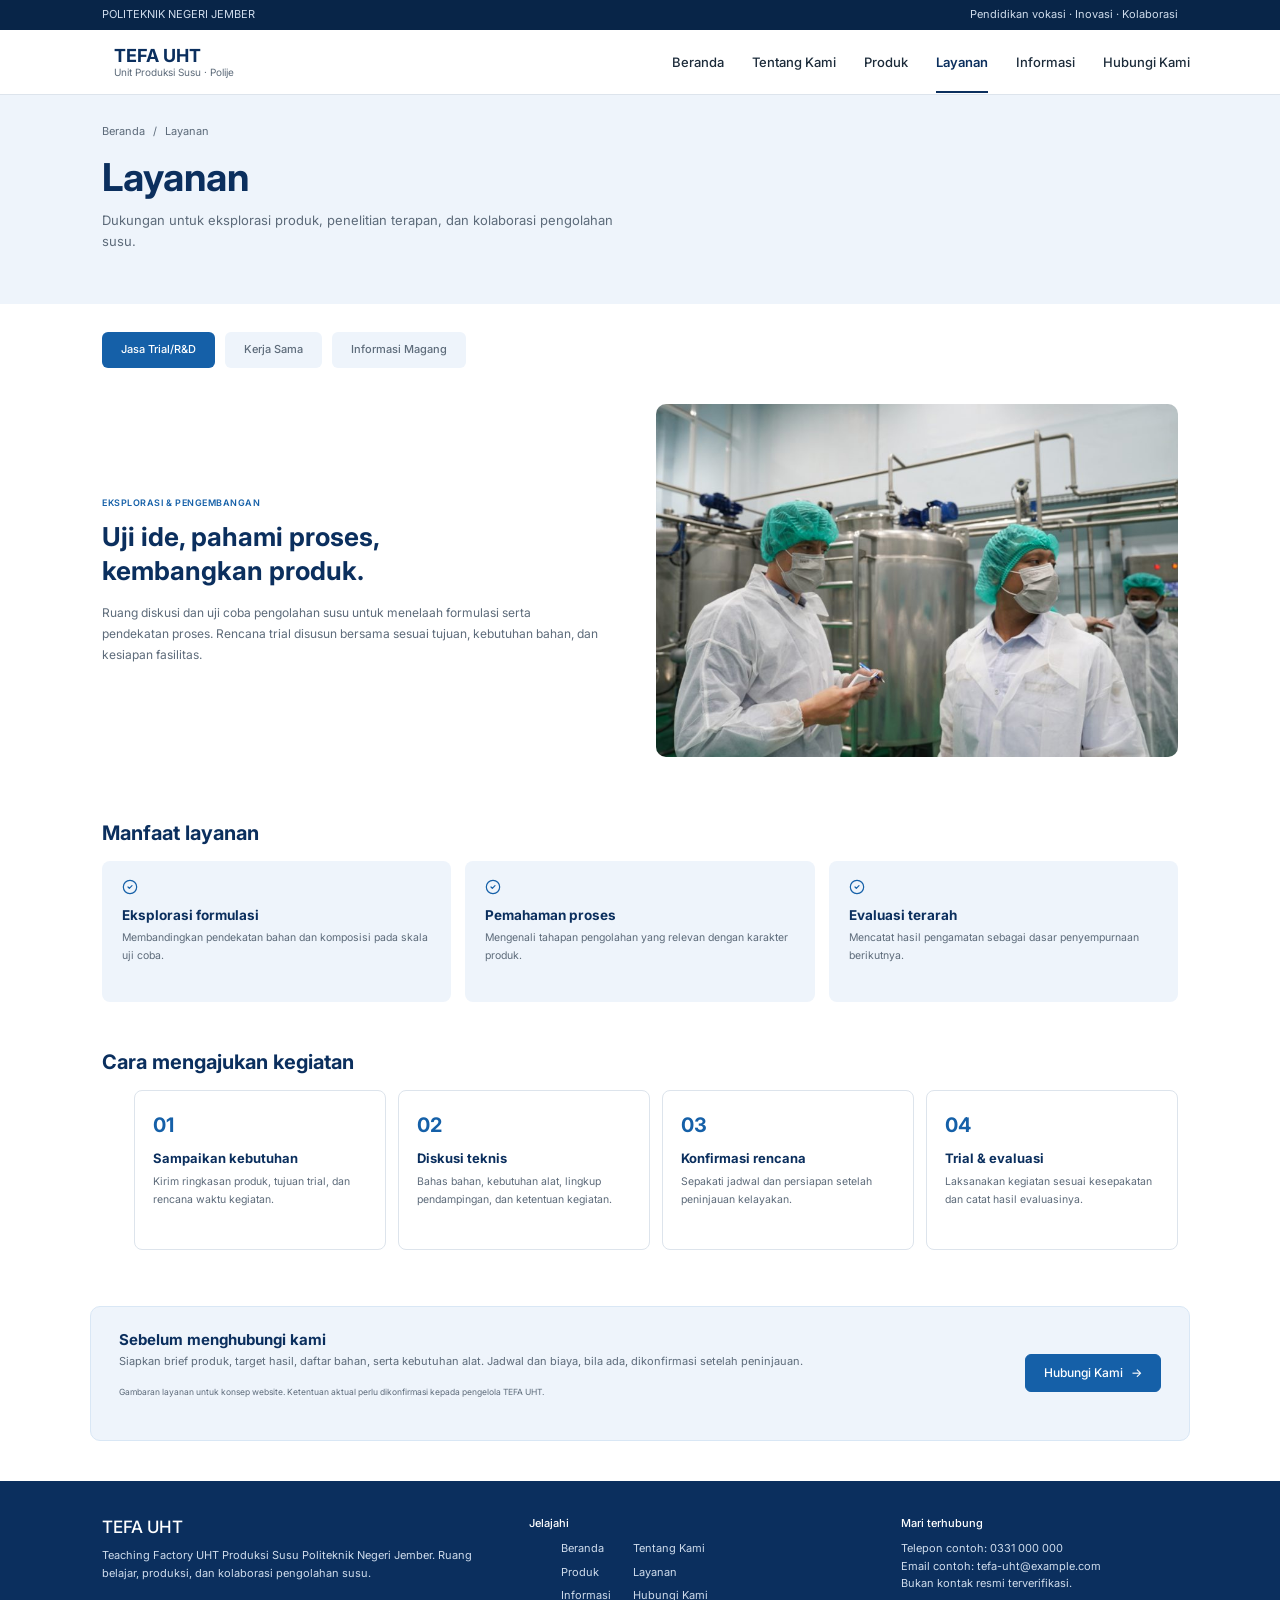
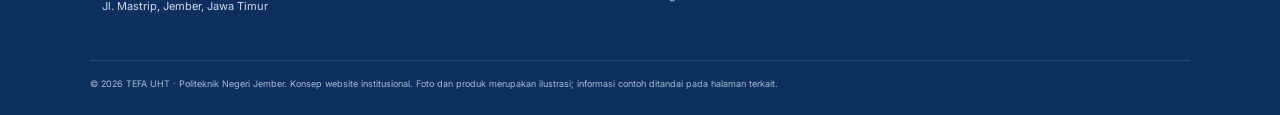
<file: layanan.html>
<!DOCTYPE html>
<html lang="id">
<head>
  <meta charset="UTF-8">
  <meta name="viewport" content="width=device-width, initial-scale=1.0">
  <title>Layanan - Jasa Trial/R&amp;D - TEFA UHT</title>
  <link href="https://cdn.jsdelivr.net/npm/bootstrap@5.3.3/dist/css/bootstrap.min.css" rel="stylesheet" integrity="sha384-QWTKZyjpPEjISv5WaRU9OFeRpok6YctnYmDr5pNlyT2bRjXh0JMhjY6hW+ALEwIH" crossorigin="anonymous">
  <link rel="stylesheet" href="css/style.css">
</head>
<body>
  <div class="topbar">
    <div class="container topbar__inner">
      <span>POLITEKNIK NEGERI JEMBER</span>
      <span>Pendidikan vokasi · Inovasi · Kolaborasi</span>
    </div>
  </div>
  <header class="navbar navbar-expand-md p-0">
    <div class="container navbar__inner">
      <a href="Beranda.html" class="logo">
        <strong>TEFA UHT</strong>
        <small>Unit Produksi Susu · Polije</small>
      </a>
      <button class="nav-toggle navbar-toggler" id="navToggle" type="button" data-bs-toggle="collapse" data-bs-target="#nav" aria-controls="nav" aria-label="Buka menu" aria-expanded="false">
        <span></span><span></span><span></span>
      </button>
      <nav class="nav navbar-collapse collapse" id="nav">
        <a href="Beranda.html">Beranda</a>
        <a href="tentang.html">Tentang Kami</a>
        <a href="produk.html">Produk</a>
        <a href="layanan.html" class="active" aria-current="page">Layanan</a>
        <a href="informasi.html">Informasi</a>
        <a href="hubungi.html">Hubungi Kami</a>
      </nav>
    </div>
  </header>
  <main>
    <section class="page-header">
      <div class="container">
        <nav class="breadcrumb" aria-label="Breadcrumb">
          <a href="Beranda.html">Beranda</a>
          <span>/</span>
          <span>Layanan</span>
        </nav>
        <h1>Layanan</h1>
        <p>Dukungan untuk eksplorasi produk, penelitian terapan, dan kolaborasi pengolahan susu.</p>
      </div>
    </section>
    <section class="container subpage">
      <nav class="subnav" aria-label="Sub halaman Layanan">
        <a href="layanan.html" class="subnav__link active" aria-current="page">Jasa Trial/R&amp;D</a>
        <a href="kerja-sama.html" class="subnav__link">Kerja Sama</a>
        <a href="magang.html" class="subnav__link">Informasi Magang</a>
      </nav>
      <div class="service-intro">
        <div class="service-intro__text">
          <p class="eyebrow">EKSPLORASI &amp; PENGEMBANGAN</p>
          <h2>Uji ide, pahami proses, kembangkan produk.</h2>
          <p>Ruang diskusi dan uji coba pengolahan susu untuk menelaah formulasi serta pendekatan proses. Rencana trial disusun bersama sesuai tujuan, kebutuhan bahan, dan kesiapan fasilitas.</p>
        </div>
        <figure class="service-intro__figure">
          <div class="img-box service-intro__img"><img src="img/trial.jpg" alt="Ruang produksi susu dengan tangki pengolahan"></div>
        </figure>
      </div>
      <section class="block">
        <h2>Manfaat layanan</h2>
        <div class="benefits__grid">
          <article class="benefit">
            <svg class="benefit__icon" viewBox="0 0 24 24" aria-hidden="true"><circle cx="12" cy="12" r="10"/><path d="m9 12 2 2 4-4"/></svg>
            <h3>Eksplorasi formulasi</h3>
            <p>Membandingkan pendekatan bahan dan komposisi pada skala uji coba.</p>
          </article>
          <article class="benefit">
            <svg class="benefit__icon" viewBox="0 0 24 24" aria-hidden="true"><circle cx="12" cy="12" r="10"/><path d="m9 12 2 2 4-4"/></svg>
            <h3>Pemahaman proses</h3>
            <p>Mengenali tahapan pengolahan yang relevan dengan karakter produk.</p>
          </article>
          <article class="benefit">
            <svg class="benefit__icon" viewBox="0 0 24 24" aria-hidden="true"><circle cx="12" cy="12" r="10"/><path d="m9 12 2 2 4-4"/></svg>
            <h3>Evaluasi terarah</h3>
            <p>Mencatat hasil pengamatan sebagai dasar penyempurnaan berikutnya.</p>
          </article>
        </div>
      </section>
      <section class="block">
        <h2>Cara mengajukan kegiatan</h2>
        <ol class="steps__grid">
          <li class="step">
            <span class="step__no">01</span>
            <h3>Sampaikan kebutuhan</h3>
            <p>Kirim ringkasan produk, tujuan trial, dan rencana waktu kegiatan.</p>
          </li>
          <li class="step">
            <span class="step__no">02</span>
            <h3>Diskusi teknis</h3>
            <p>Bahas bahan, kebutuhan alat, lingkup pendampingan, dan ketentuan kegiatan.</p>
          </li>
          <li class="step">
            <span class="step__no">03</span>
            <h3>Konfirmasi rencana</h3>
            <p>Sepakati jadwal dan persiapan setelah peninjauan kelayakan.</p>
          </li>
          <li class="step">
            <span class="step__no">04</span>
            <h3>Trial &amp; evaluasi</h3>
            <p>Laksanakan kegiatan sesuai kesepakatan dan catat hasil evaluasinya.</p>
          </li>
        </ol>
      </section>
    </section>
    <section class="container cta-wrap">
      <div class="cta cta--info">
        <div>
          <h3>Sebelum menghubungi kami</h3>
          <p>Siapkan brief produk, target hasil, daftar bahan, serta kebutuhan alat. Jadwal dan biaya, bila ada, dikonfirmasi setelah peninjauan.</p>
          <p class="cta__note">Gambaran layanan untuk konsep website. Ketentuan aktual perlu dikonfirmasi kepada pengelola TEFA UHT.</p>
        </div>
        <a href="hubungi.html" class="btn btn--primary">Hubungi Kami <span class="arrow">→</span></a>
      </div>
    </section>
  </main>
  <footer class="footer">
    <div class="container footer__grid">
      <div class="footer__brand">
        <h4>TEFA UHT</h4>
        <p>Teaching Factory UHT Produksi Susu Politeknik Negeri Jember. Ruang belajar, produksi, dan kolaborasi pengolahan susu.</p>
        <p class="footer__addr">Jl. Mastrip, Jember, Jawa Timur</p>
      </div>
      <div>
        <h5>Jelajahi</h5>
        <ul class="footer__links">
          <li><a href="Beranda.html">Beranda</a></li>
          <li><a href="tentang.html">Tentang Kami</a></li>
          <li><a href="produk.html">Produk</a></li>
          <li><a href="layanan.html">Layanan</a></li>
          <li><a href="informasi.html">Informasi</a></li>
          <li><a href="hubungi.html">Hubungi Kami</a></li>
        </ul>
      </div>
      <div>
        <h5>Mari terhubung</h5>
        <p class="footer__contact">Telepon contoh: 0331 000 000<br>Email contoh: tefa-uht@example.com<br>Bukan kontak resmi terverifikasi.</p>
      </div>
    </div>
    <div class="container footer__bottom">
      © <span id="year">2026</span> TEFA UHT · Politeknik Negeri Jember. Konsep website institusional. Foto dan produk merupakan ilustrasi; informasi contoh ditandai pada halaman terkait.
    </div>
  </footer>
  <script src="https://cdn.jsdelivr.net/npm/bootstrap@5.3.3/dist/js/bootstrap.bundle.min.js" integrity="sha384-YvpcrYf0tY3lHB60NNkmXc5s9fDVZLESaAA55NDzOxhy9GkcIdslK1eN7N6jIeHz" crossorigin="anonymous"></script>
  <script src="js/script.js"></script>
</body>
</html>
</file>
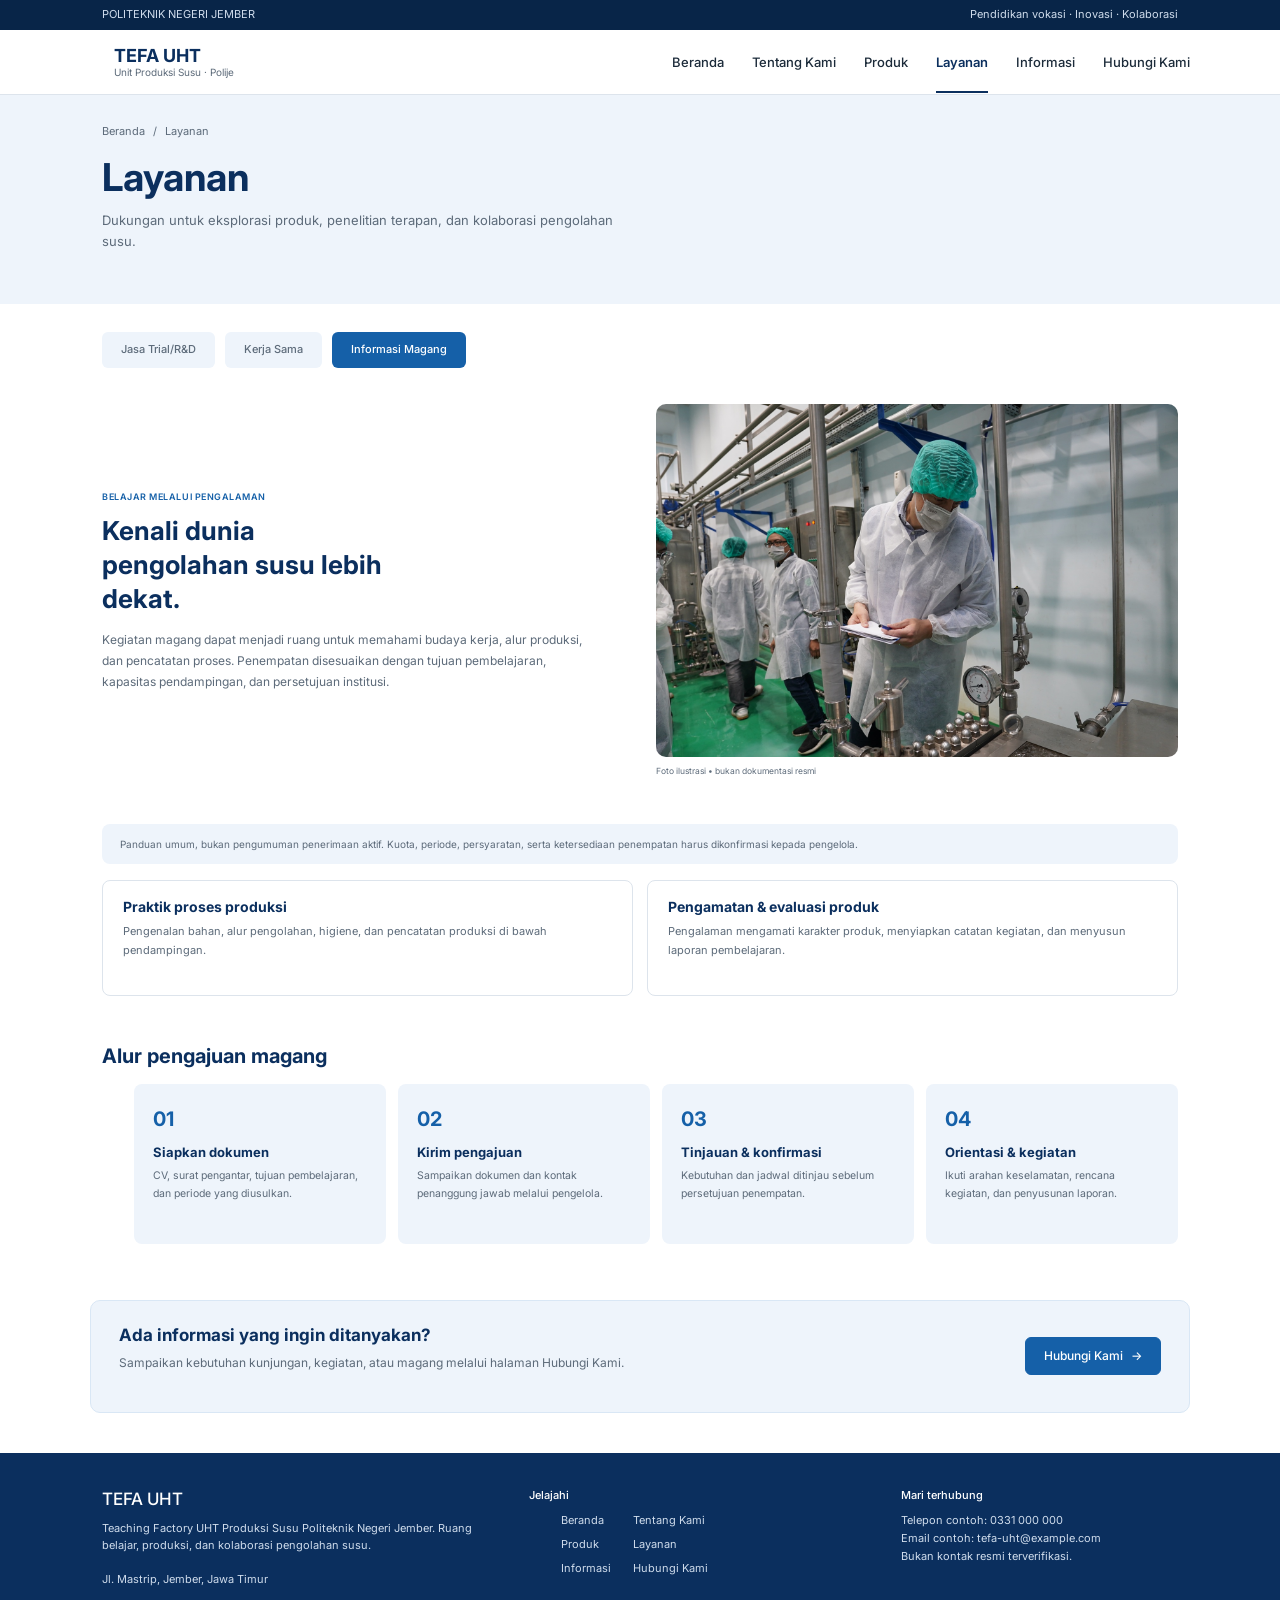
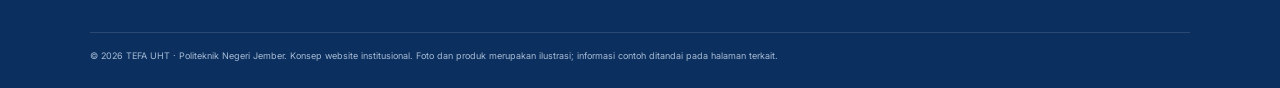
<file: magang.html>
<!DOCTYPE html>
<html lang="id">
<head>
  <meta charset="UTF-8">
  <meta name="viewport" content="width=device-width, initial-scale=1.0">
  <title>Layanan - Informasi Magang - TEFA UHT</title>
  <link href="https://cdn.jsdelivr.net/npm/bootstrap@5.3.3/dist/css/bootstrap.min.css" rel="stylesheet" integrity="sha384-QWTKZyjpPEjISv5WaRU9OFeRpok6YctnYmDr5pNlyT2bRjXh0JMhjY6hW+ALEwIH" crossorigin="anonymous">
  <link rel="stylesheet" href="css/style.css">
</head>
<body>
  <div class="topbar">
    <div class="container topbar__inner">
      <span>POLITEKNIK NEGERI JEMBER</span>
      <span>Pendidikan vokasi · Inovasi · Kolaborasi</span>
    </div>
  </div>
  <header class="navbar navbar-expand-md p-0">
    <div class="container navbar__inner">
      <a href="Beranda.html" class="logo">
        <strong>TEFA UHT</strong>
        <small>Unit Produksi Susu · Polije</small>
      </a>
      <button class="nav-toggle navbar-toggler" id="navToggle" type="button" data-bs-toggle="collapse" data-bs-target="#nav" aria-controls="nav" aria-label="Buka menu" aria-expanded="false">
        <span></span><span></span><span></span>
      </button>
      <nav class="nav navbar-collapse collapse" id="nav">
        <a href="Beranda.html">Beranda</a>
        <a href="tentang.html">Tentang Kami</a>
        <a href="produk.html">Produk</a>
        <a href="layanan.html" class="active" aria-current="page">Layanan</a>
        <a href="informasi.html">Informasi</a>
        <a href="hubungi.html">Hubungi Kami</a>
      </nav>
    </div>
  </header>
  <main>
    <section class="page-header">
      <div class="container">
        <nav class="breadcrumb" aria-label="Breadcrumb">
          <a href="Beranda.html">Beranda</a>
          <span>/</span>
          <span>Layanan</span>
        </nav>
        <h1>Layanan</h1>
        <p>Dukungan untuk eksplorasi produk, penelitian terapan, dan kolaborasi pengolahan susu.</p>
      </div>
    </section>
    <section class="container subpage">
      <nav class="subnav" aria-label="Sub halaman Layanan">
        <a href="layanan.html" class="subnav__link">Jasa Trial/R&amp;D</a>
        <a href="kerja-sama.html" class="subnav__link">Kerja Sama</a>
        <a href="magang.html" class="subnav__link active" aria-current="page">Informasi Magang</a>
      </nav>
      <div class="service-intro">
        <div class="service-intro__text">
          <p class="eyebrow">BELAJAR MELALUI PENGALAMAN</p>
          <h2>Kenali dunia pengolahan susu lebih dekat.</h2>
          <p>Kegiatan magang dapat menjadi ruang untuk memahami budaya kerja, alur produksi, dan pencatatan proses. Penempatan disesuaikan dengan tujuan pembelajaran, kapasitas pendampingan, dan persetujuan institusi.</p>
        </div>
        <figure class="service-intro__figure">
          <div class="img-box service-intro__img"><img src="img/magang.jpg" alt="Peserta mengamati mesin pengolahan susu"></div>
          <figcaption class="service-intro__caption">Foto ilustrasi • bukan dokumentasi resmi</figcaption>
        </figure>
      </div>
      <p class="notice">Panduan umum, bukan pengumuman penerimaan aktif. Kuota, periode, persyaratan, serta ketersediaan penempatan harus dikonfirmasi kepada pengelola.</p>
      <div class="practice__grid">
        <article class="practice">
          <h3>Praktik proses produksi</h3>
          <p>Pengenalan bahan, alur pengolahan, higiene, dan pencatatan produksi di bawah pendampingan.</p>
        </article>
        <article class="practice">
          <h3>Pengamatan &amp; evaluasi produk</h3>
          <p>Pengalaman mengamati karakter produk, menyiapkan catatan kegiatan, dan menyusun laporan pembelajaran.</p>
        </article>
      </div>
      <section class="block">
        <h2>Alur pengajuan magang</h2>
        <ol class="steps__grid">
          <li class="step step--soft">
            <span class="step__no">01</span>
            <h3>Siapkan dokumen</h3>
            <p>CV, surat pengantar, tujuan pembelajaran, dan periode yang diusulkan.</p>
          </li>
          <li class="step step--soft">
            <span class="step__no">02</span>
            <h3>Kirim pengajuan</h3>
            <p>Sampaikan dokumen dan kontak penanggung jawab melalui pengelola.</p>
          </li>
          <li class="step step--soft">
            <span class="step__no">03</span>
            <h3>Tinjauan &amp; konfirmasi</h3>
            <p>Kebutuhan dan jadwal ditinjau sebelum persetujuan penempatan.</p>
          </li>
          <li class="step step--soft">
            <span class="step__no">04</span>
            <h3>Orientasi &amp; kegiatan</h3>
            <p>Ikuti arahan keselamatan, rencana kegiatan, dan penyusunan laporan.</p>
          </li>
        </ol>
      </section>
    </section>
    <section class="container cta-wrap">
      <div class="cta">
        <div>
          <h3>Ada informasi yang ingin ditanyakan?</h3>
          <p>Sampaikan kebutuhan kunjungan, kegiatan, atau magang melalui halaman Hubungi Kami.</p>
        </div>
        <a href="hubungi.html" class="btn btn--primary">Hubungi Kami <span class="arrow">→</span></a>
      </div>
    </section>
  </main>
  <footer class="footer">
    <div class="container footer__grid">
      <div class="footer__brand">
        <h4>TEFA UHT</h4>
        <p>Teaching Factory UHT Produksi Susu Politeknik Negeri Jember. Ruang belajar, produksi, dan kolaborasi pengolahan susu.</p>
        <p class="footer__addr">Jl. Mastrip, Jember, Jawa Timur</p>
      </div>
      <div>
        <h5>Jelajahi</h5>
        <ul class="footer__links">
          <li><a href="Beranda.html">Beranda</a></li>
          <li><a href="tentang.html">Tentang Kami</a></li>
          <li><a href="produk.html">Produk</a></li>
          <li><a href="layanan.html">Layanan</a></li>
          <li><a href="informasi.html">Informasi</a></li>
          <li><a href="hubungi.html">Hubungi Kami</a></li>
        </ul>
      </div>
      <div>
        <h5>Mari terhubung</h5>
        <p class="footer__contact">Telepon contoh: 0331 000 000<br>Email contoh: tefa-uht@example.com<br>Bukan kontak resmi terverifikasi.</p>
      </div>
    </div>
    <div class="container footer__bottom">
      © <span id="year">2026</span> TEFA UHT · Politeknik Negeri Jember. Konsep website institusional. Foto dan produk merupakan ilustrasi; informasi contoh ditandai pada halaman terkait.
    </div>
  </footer>
  <script src="https://cdn.jsdelivr.net/npm/bootstrap@5.3.3/dist/js/bootstrap.bundle.min.js" integrity="sha384-YvpcrYf0tY3lHB60NNkmXc5s9fDVZLESaAA55NDzOxhy9GkcIdslK1eN7N6jIeHz" crossorigin="anonymous"></script>
  <script src="js/script.js"></script>
</body>
</html>
</file>
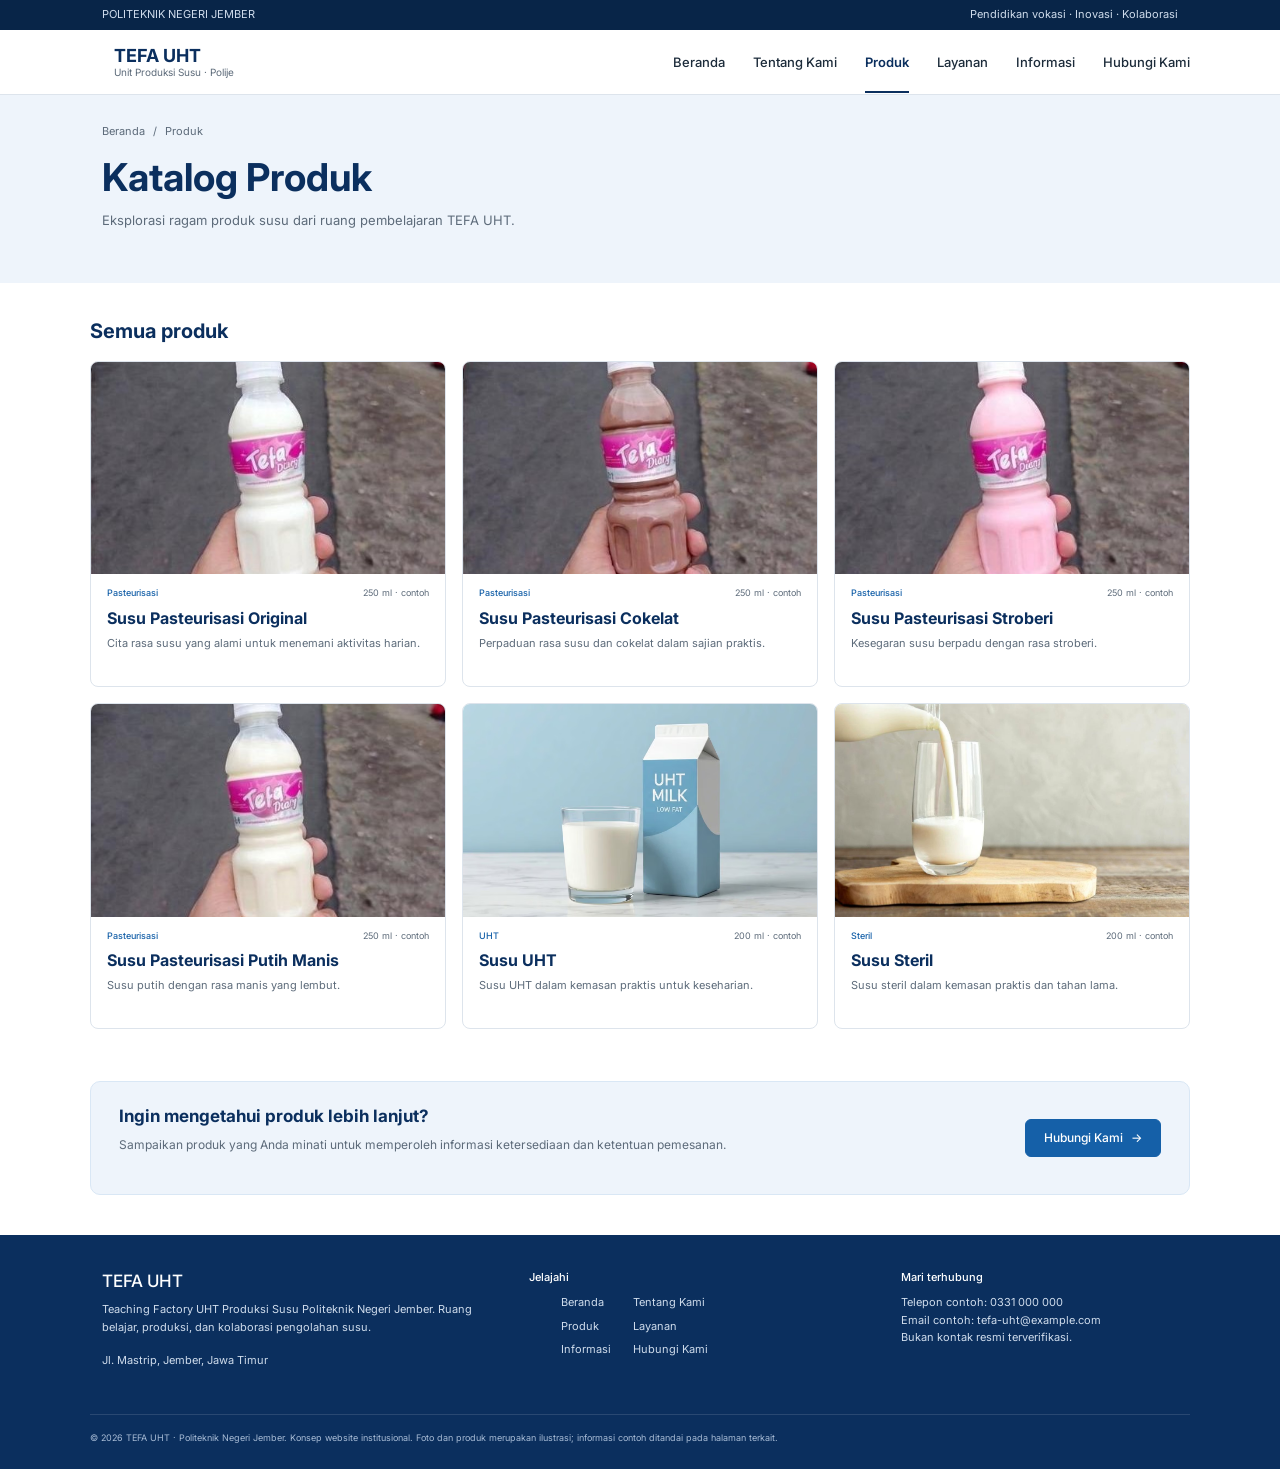
<file: produk.html>
<!DOCTYPE html>
<html lang="id">
<head>
  <meta charset="UTF-8">
  <meta name="viewport" content="width=device-width, initial-scale=1.0">
  <title>Katalog Produk - TEFA UHT</title>
  <link href="https://cdn.jsdelivr.net/npm/bootstrap@5.3.3/dist/css/bootstrap.min.css" rel="stylesheet" integrity="sha384-QWTKZyjpPEjISv5WaRU9OFeRpok6YctnYmDr5pNlyT2bRjXh0JMhjY6hW+ALEwIH" crossorigin="anonymous">
  <link rel="stylesheet" href="css/style.css">
</head>
<body>
  <div class="topbar">
    <div class="container topbar__inner">
      <span>POLITEKNIK NEGERI JEMBER</span>
      <span>Pendidikan vokasi · Inovasi · Kolaborasi</span>
    </div>
  </div>
  <header class="navbar navbar-expand-md p-0">
    <div class="container navbar__inner">
      <a href="Beranda.html" class="logo">
        <strong>TEFA UHT</strong>
        <small>Unit Produksi Susu · Polije</small>
      </a>
      <button class="nav-toggle navbar-toggler" id="navToggle" type="button" data-bs-toggle="collapse" data-bs-target="#nav" aria-controls="nav" aria-label="Buka menu" aria-expanded="false">
        <span></span><span></span><span></span>
      </button>
      <nav class="nav navbar-collapse collapse" id="nav">
        <a href="Beranda.html">Beranda</a>
        <a href="tentang.html">Tentang Kami</a>
        <a href="produk.html" class="active" aria-current="page">Produk</a>
        <a href="layanan.html">Layanan</a>
        <a href="informasi.html">Informasi</a>
        <a href="hubungi.html">Hubungi Kami</a>
      </nav>
    </div>
  </header>
  <main>
    <section class="page-header">
      <div class="container">
        <nav class="breadcrumb" aria-label="Breadcrumb">
          <a href="Beranda.html">Beranda</a>
          <span>/</span>
          <span>Produk</span>
        </nav>
        <h1>Katalog Produk</h1>
        <p>Eksplorasi ragam produk susu dari ruang pembelajaran TEFA UHT.</p>
      </div>
    </section>
    <section class="container catalog">
      <h2>Semua produk</h2>
      <div class="catalog__grid">
        <article class="product" id="pasteurisasi-original">
          <div class="img-box product__img"><img src="img/susu ori.jpg" alt="Susu Pasteurisasi Original"></div>
          <div class="product__body">
            <p class="product__meta"><span class="product__cat">Pasteurisasi</span><span class="product__size">250 ml · contoh</span></p>
            <h3>Susu Pasteurisasi Original</h3>
            <p class="product__desc">Cita rasa susu yang alami untuk menemani aktivitas harian.</p>
          </div>
        </article>
        <article class="product" id="pasteurisasi-cokelat">
          <div class="img-box product__img"><img src="img/susu cokelat.jpg" alt="Susu Pasteurisasi Cokelat"></div>
          <div class="product__body">
            <p class="product__meta"><span class="product__cat">Pasteurisasi</span><span class="product__size">250 ml · contoh</span></p>
            <h3>Susu Pasteurisasi Cokelat</h3>
            <p class="product__desc">Perpaduan rasa susu dan cokelat dalam sajian praktis.</p>
          </div>
        </article>
        <article class="product" id="pasteurisasi-stroberi">
          <div class="img-box product__img"><img src="img/susu straw.jpg" alt="Susu Pasteurisasi Stroberi"></div>
          <div class="product__body">
            <p class="product__meta"><span class="product__cat">Pasteurisasi</span><span class="product__size">250 ml · contoh</span></p>
            <h3>Susu Pasteurisasi Stroberi</h3>
            <p class="product__desc">Kesegaran susu berpadu dengan rasa stroberi.</p>
          </div>
        </article>
        <article class="product" id="pasteurisasi-putih-manis">
          <div class="img-box product__img"><img src="img/susu putih manis.jpg" alt="Susu Pasteurisasi Putih Manis"></div>
          <div class="product__body">
            <p class="product__meta"><span class="product__cat">Pasteurisasi</span><span class="product__size">250 ml · contoh</span></p>
            <h3>Susu Pasteurisasi Putih Manis</h3>
            <p class="product__desc">Susu putih dengan rasa manis yang lembut.</p>
          </div>
        </article>
        <article class="product" id="susu-uht">
          <div class="img-box product__img"><img src="img/susu uht.avif" alt="Susu UHT"></div>
          <div class="product__body">
            <p class="product__meta"><span class="product__cat">UHT</span><span class="product__size">200 ml · contoh</span></p>
            <h3>Susu UHT</h3>
            <p class="product__desc">Susu UHT dalam kemasan praktis untuk keseharian.</p>
          </div>
        </article>
        <article class="product" id="susu-steril">
          <div class="img-box product__img"><img src="img/susu steril.jpeg" alt="Susu Steril"></div>
          <div class="product__body">
            <p class="product__meta"><span class="product__cat">Steril</span><span class="product__size">200 ml · contoh</span></p>
            <h3>Susu Steril</h3>
            <p class="product__desc">Susu steril dalam kemasan praktis dan tahan lama.</p>
          </div>
        </article>
      </div>
    </section>
    <section class="container cta-wrap">
      <div class="cta">
        <div>
          <h3>Ingin mengetahui produk lebih lanjut?</h3>
          <p>Sampaikan produk yang Anda minati untuk memperoleh informasi ketersediaan dan ketentuan pemesanan.</p>
        </div>
        <a href="hubungi.html" class="btn btn--primary">Hubungi Kami <span class="arrow">→</span></a>
      </div>
    </section>
  </main>
  <footer class="footer">
    <div class="container footer__grid">
      <div class="footer__brand">
        <h4>TEFA UHT</h4>
        <p>Teaching Factory UHT Produksi Susu Politeknik Negeri Jember. Ruang belajar, produksi, dan kolaborasi pengolahan susu.</p>
        <p class="footer__addr">Jl. Mastrip, Jember, Jawa Timur</p>
      </div>
      <div>
        <h5>Jelajahi</h5>
        <ul class="footer__links">
          <li><a href="Beranda.html">Beranda</a></li>
          <li><a href="tentang.html">Tentang Kami</a></li>
          <li><a href="produk.html">Produk</a></li>
          <li><a href="layanan.html">Layanan</a></li>
          <li><a href="informasi.html">Informasi</a></li>
          <li><a href="hubungi.html">Hubungi Kami</a></li>
        </ul>
      </div>
      <div>
        <h5>Mari terhubung</h5>
        <p class="footer__contact">Telepon contoh: 0331 000 000<br>Email contoh: tefa-uht@example.com<br>Bukan kontak resmi terverifikasi.</p>
      </div>
    </div>
    <div class="container footer__bottom">
      © <span id="year">2026</span> TEFA UHT · Politeknik Negeri Jember. Konsep website institusional. Foto dan produk merupakan ilustrasi; informasi contoh ditandai pada halaman terkait.
    </div>
  </footer>
  <script src="https://cdn.jsdelivr.net/npm/bootstrap@5.3.3/dist/js/bootstrap.bundle.min.js" integrity="sha384-YvpcrYf0tY3lHB60NNkmXc5s9fDVZLESaAA55NDzOxhy9GkcIdslK1eN7N6jIeHz" crossorigin="anonymous"></script>
  <script src="js/script.js"></script>
</body>
</html>
</file>
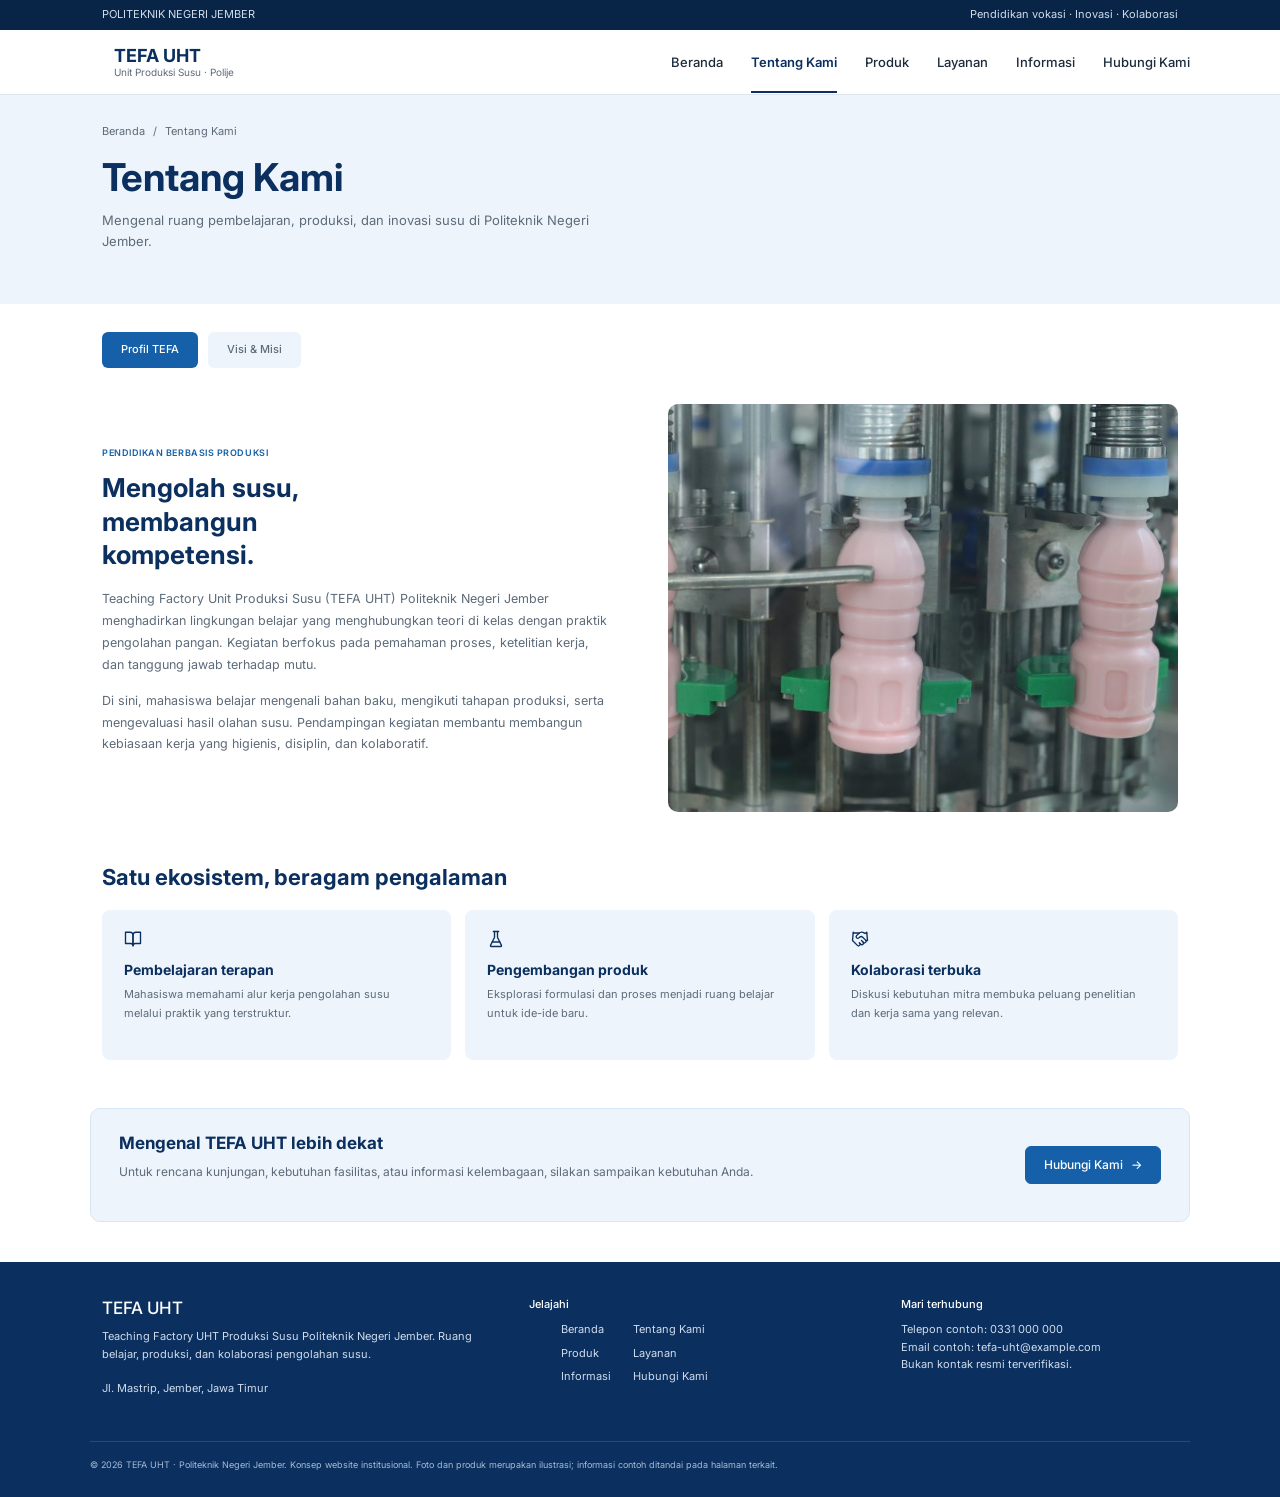
<file: tentang.html>
<!DOCTYPE html>
<html lang="id">
<head>
  <meta charset="UTF-8">
  <meta name="viewport" content="width=device-width, initial-scale=1.0">
  <title>Tentang Kami - TEFA UHT</title>
  <link href="https://cdn.jsdelivr.net/npm/bootstrap@5.3.3/dist/css/bootstrap.min.css" rel="stylesheet" integrity="sha384-QWTKZyjpPEjISv5WaRU9OFeRpok6YctnYmDr5pNlyT2bRjXh0JMhjY6hW+ALEwIH" crossorigin="anonymous">
  <link rel="stylesheet" href="css/style.css">
</head>
<body>
  <div class="topbar">
    <div class="container topbar__inner">
      <span>POLITEKNIK NEGERI JEMBER</span>
      <span>Pendidikan vokasi · Inovasi · Kolaborasi</span>
    </div>
  </div>
  <header class="navbar navbar-expand-md p-0">
    <div class="container navbar__inner">
      <a href="Beranda.html" class="logo">
        <strong>TEFA UHT</strong>
        <small>Unit Produksi Susu · Polije</small>
      </a>
      <button class="nav-toggle navbar-toggler" id="navToggle" type="button" data-bs-toggle="collapse" data-bs-target="#nav" aria-controls="nav" aria-label="Buka menu" aria-expanded="false">
        <span></span><span></span><span></span>
      </button>
      <nav class="nav navbar-collapse collapse" id="nav">
        <a href="Beranda.html">Beranda</a>
        <a href="tentang.html" class="active" aria-current="page">Tentang Kami</a>
        <a href="produk.html">Produk</a>
        <a href="layanan.html">Layanan</a>
        <a href="informasi.html">Informasi</a>
        <a href="hubungi.html">Hubungi Kami</a>
      </nav>
    </div>
  </header>
  <main>
    <section class="page-header">
      <div class="container">
        <nav class="breadcrumb" aria-label="Breadcrumb">
          <a href="Beranda.html">Beranda</a>
          <span>/</span>
          <span>Tentang Kami</span>
        </nav>
        <h1>Tentang Kami</h1>
        <p>Mengenal ruang pembelajaran, produksi, dan inovasi susu di Politeknik Negeri Jember.</p>
      </div>
    </section>
    <section class="container subpage">
      <nav class="subnav" aria-label="Sub halaman Tentang Kami">
        <a href="tentang.html" class="subnav__link active" aria-current="page">Profil TEFA</a>
        <a href="visi-misi.html" class="subnav__link">Visi & Misi</a>
      </nav>
        <div class="profile">
          <div class="profile__text">
            <p class="eyebrow">PENDIDIKAN BERBASIS PRODUKSI</p>
            <h2>Mengolah susu, membangun kompetensi.</h2>
            <p>Teaching Factory Unit Produksi Susu (TEFA UHT) Politeknik Negeri Jember menghadirkan lingkungan belajar yang menghubungkan teori di kelas dengan praktik pengolahan pangan. Kegiatan berfokus pada pemahaman proses, ketelitian kerja, dan tanggung jawab terhadap mutu.</p>
            <p>Di sini, mahasiswa belajar mengenali bahan baku, mengikuti tahapan produksi, serta mengevaluasi hasil olahan susu. Pendampingan kegiatan membantu membangun kebiasaan kerja yang higienis, disiplin, dan kolaboratif.</p>
          </div>
          <div class="img-box profile__img">
            <img src="img/tentang.jpg" alt="Proses pengisian botol susu di lini produksi">
          </div>
        </div>
        <section class="features">
          <h2>Satu ekosistem, beragam pengalaman</h2>
          <div class="features__grid">
            <article class="feature">
              <svg class="feature__icon" viewBox="0 0 24 24" aria-hidden="true"><path d="M2 3h6a4 4 0 0 1 4 4v14a3 3 0 0 0-3-3H2z"/><path d="M22 3h-6a4 4 0 0 0-4 4v14a3 3 0 0 1 3-3h7z"/></svg>
              <h3>Pembelajaran terapan</h3>
              <p>Mahasiswa memahami alur kerja pengolahan susu melalui praktik yang terstruktur.</p>
            </article>
            <article class="feature">
              <svg class="feature__icon" viewBox="0 0 24 24" aria-hidden="true"><path d="M10 2v7.5a2 2 0 0 1-.2.9L4.7 20.5a1 1 0 0 0 .9 1.5h12.8a1 1 0 0 0 .9-1.5L14.2 10.4a2 2 0 0 1-.2-.9V2"/><path d="M8.5 2h7"/><path d="M7 16h10"/></svg>
              <h3>Pengembangan produk</h3>
              <p>Eksplorasi formulasi dan proses menjadi ruang belajar untuk ide-ide baru.</p>
            </article>
            <article class="feature">
              <svg class="feature__icon" viewBox="0 0 24 24" aria-hidden="true"><path d="m11 17 2 2a1 1 0 1 0 3-3"/><path d="m14 14 2.5 2.5a1 1 0 1 0 3-3l-3.9-3.9a3 3 0 0 0-4.2 0l-.9.9a1 1 0 1 1-3-3l2.8-2.8a5.8 5.8 0 0 1 7.1-.9l.5.3a2 2 0 0 0 1.4.2L21 4"/><path d="m21 3 1 11h-2"/><path d="M3 3 2 14l6.5 6.5a1 1 0 1 0 3-3"/><path d="M3 4h8"/></svg>
              <h3>Kolaborasi terbuka</h3>
              <p>Diskusi kebutuhan mitra membuka peluang penelitian dan kerja sama yang relevan.</p>
            </article>
          </div>
        </section>
    </section>
    <section class="container cta-wrap">
      <div class="cta">
        <div>
          <h3>Mengenal TEFA UHT lebih dekat</h3>
          <p>Untuk rencana kunjungan, kebutuhan fasilitas, atau informasi kelembagaan, silakan sampaikan kebutuhan Anda.</p>
        </div>
        <a href="hubungi.html" class="btn btn--primary">Hubungi Kami <span class="arrow">→</span></a>
      </div>
    </section>
  </main>
  <footer class="footer">
    <div class="container footer__grid">
      <div class="footer__brand">
        <h4>TEFA UHT</h4>
        <p>Teaching Factory UHT Produksi Susu Politeknik Negeri Jember. Ruang belajar, produksi, dan kolaborasi pengolahan susu.</p>
        <p class="footer__addr">Jl. Mastrip, Jember, Jawa Timur</p>
      </div>
      <div>
        <h5>Jelajahi</h5>
        <ul class="footer__links">
          <li><a href="Beranda.html">Beranda</a></li>
          <li><a href="tentang.html">Tentang Kami</a></li>
          <li><a href="produk.html">Produk</a></li>
          <li><a href="layanan.html">Layanan</a></li>
          <li><a href="informasi.html">Informasi</a></li>
          <li><a href="hubungi.html">Hubungi Kami</a></li>
        </ul>
      </div>
      <div>
        <h5>Mari terhubung</h5>
        <p class="footer__contact">Telepon contoh: 0331 000 000<br>Email contoh: tefa-uht@example.com<br>Bukan kontak resmi terverifikasi.</p>
      </div>
    </div>
    <div class="container footer__bottom">
      © <span id="year">2026</span> TEFA UHT · Politeknik Negeri Jember. Konsep website institusional. Foto dan produk merupakan ilustrasi; informasi contoh ditandai pada halaman terkait.
    </div>
  </footer>
  <script src="https://cdn.jsdelivr.net/npm/bootstrap@5.3.3/dist/js/bootstrap.bundle.min.js" integrity="sha384-YvpcrYf0tY3lHB60NNkmXc5s9fDVZLESaAA55NDzOxhy9GkcIdslK1eN7N6jIeHz" crossorigin="anonymous"></script>
  <script src="js/script.js"></script>
</body>
</html>
</file>
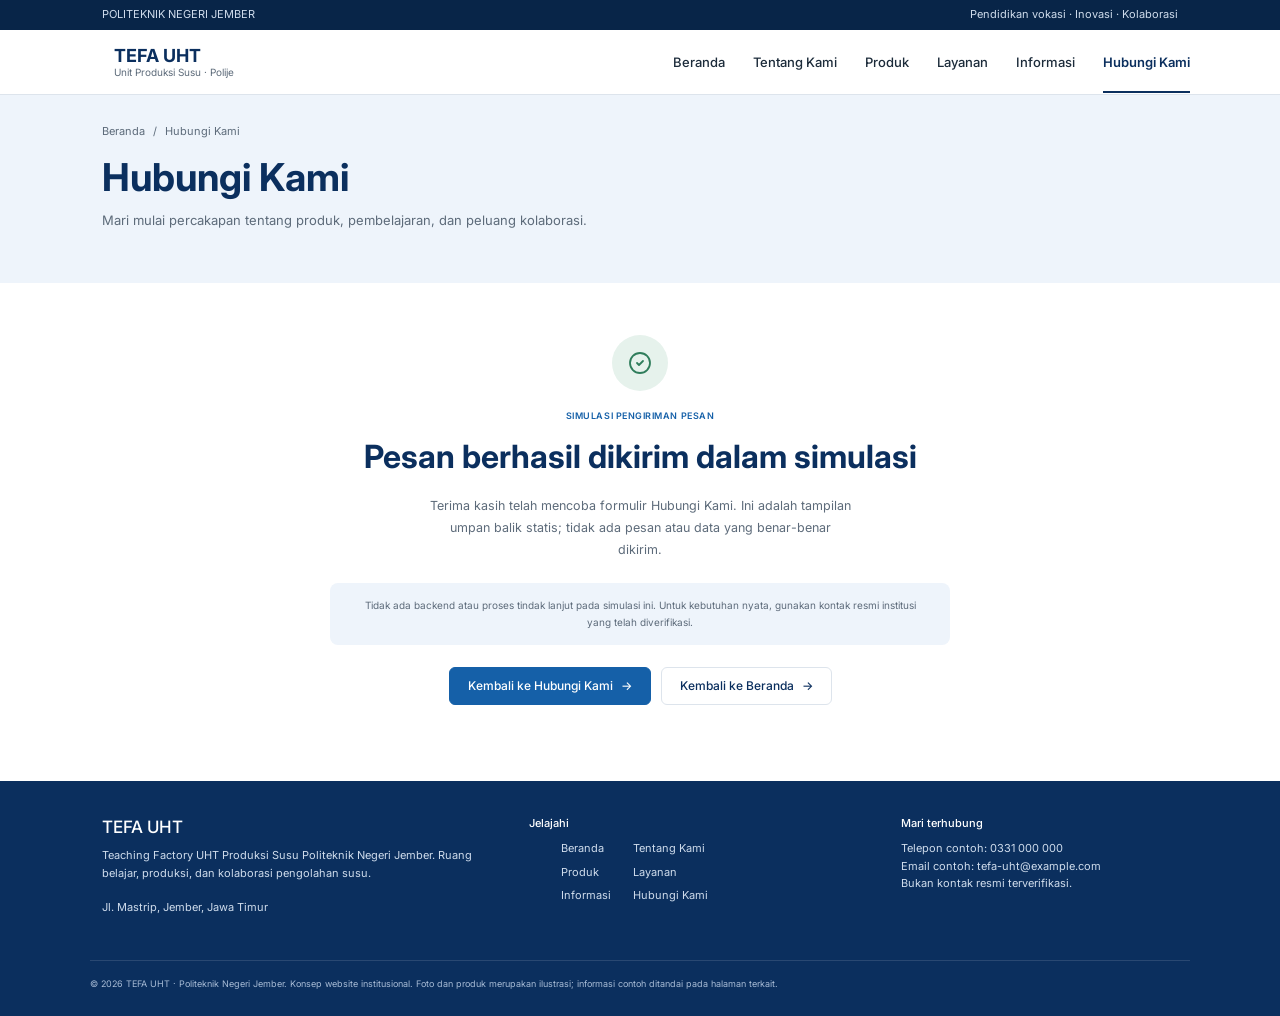
<file: terkirim.html>
<!DOCTYPE html>
<html lang="id">
<head>
  <meta charset="UTF-8">
  <meta name="viewport" content="width=device-width, initial-scale=1.0">
  <title>Pesan Terkirim - Hubungi Kami - TEFA UHT</title>
  <link href="https://cdn.jsdelivr.net/npm/bootstrap@5.3.3/dist/css/bootstrap.min.css" rel="stylesheet" integrity="sha384-QWTKZyjpPEjISv5WaRU9OFeRpok6YctnYmDr5pNlyT2bRjXh0JMhjY6hW+ALEwIH" crossorigin="anonymous">
  <link rel="stylesheet" href="css/style.css">
</head>
<body>
  <div class="topbar">
    <div class="container topbar__inner">
      <span>POLITEKNIK NEGERI JEMBER</span>
      <span>Pendidikan vokasi · Inovasi · Kolaborasi</span>
    </div>
  </div>
  <header class="navbar navbar-expand-md p-0">
    <div class="container navbar__inner">
      <a href="Beranda.html" class="logo">
        <strong>TEFA UHT</strong>
        <small>Unit Produksi Susu · Polije</small>
      </a>
      <button class="nav-toggle navbar-toggler" id="navToggle" type="button" data-bs-toggle="collapse" data-bs-target="#nav" aria-controls="nav" aria-label="Buka menu" aria-expanded="false">
        <span></span><span></span><span></span>
      </button>
      <nav class="nav navbar-collapse collapse" id="nav">
        <a href="Beranda.html">Beranda</a>
        <a href="tentang.html">Tentang Kami</a>
        <a href="produk.html">Produk</a>
        <a href="layanan.html">Layanan</a>
        <a href="informasi.html">Informasi</a>
        <a href="hubungi.html" class="active" aria-current="page">Hubungi Kami</a>
      </nav>
    </div>
  </header>
  <main>
    <section class="page-header">
      <div class="container">
        <nav class="breadcrumb" aria-label="Breadcrumb">
          <a href="Beranda.html">Beranda</a>
          <span>/</span>
          <span>Hubungi Kami</span>
        </nav>
        <h1>Hubungi Kami</h1>
        <p>Mari mulai percakapan tentang produk, pembelajaran, dan peluang kolaborasi.</p>
      </div>
    </section>
    <section class="container success">
      <div class="success__icon"><svg viewBox="0 0 24 24" aria-hidden="true"><circle cx="12" cy="12" r="10"/><path d="m9 12 2 2 4-4"/></svg></div>
      <p class="eyebrow">SIMULASI PENGIRIMAN PESAN</p>
      <h2 tabindex="-1" id="successTitle">Pesan berhasil dikirim dalam simulasi</h2>
      <p class="success__text">Terima kasih telah mencoba formulir Hubungi Kami. Ini adalah tampilan umpan balik statis; tidak ada pesan atau data yang benar-benar dikirim.</p>
      <p class="success__note">Tidak ada backend atau proses tindak lanjut pada simulasi ini. Untuk kebutuhan nyata, gunakan kontak resmi institusi yang telah diverifikasi.</p>
      <div class="success__actions">
        <a href="hubungi.html" class="btn btn--primary">Kembali ke Hubungi Kami <span class="arrow">→</span></a>
        <a href="Beranda.html" class="btn btn--outline">Kembali ke Beranda <span class="arrow">→</span></a>
      </div>
    </section>
  </main>
  <footer class="footer">
    <div class="container footer__grid">
      <div class="footer__brand">
        <h4>TEFA UHT</h4>
        <p>Teaching Factory UHT Produksi Susu Politeknik Negeri Jember. Ruang belajar, produksi, dan kolaborasi pengolahan susu.</p>
        <p class="footer__addr">Jl. Mastrip, Jember, Jawa Timur</p>
      </div>
      <div>
        <h5>Jelajahi</h5>
        <ul class="footer__links">
          <li><a href="Beranda.html">Beranda</a></li>
          <li><a href="tentang.html">Tentang Kami</a></li>
          <li><a href="produk.html">Produk</a></li>
          <li><a href="layanan.html">Layanan</a></li>
          <li><a href="informasi.html">Informasi</a></li>
          <li><a href="hubungi.html">Hubungi Kami</a></li>
        </ul>
      </div>
      <div>
        <h5>Mari terhubung</h5>
        <p class="footer__contact">Telepon contoh: 0331 000 000<br>Email contoh: tefa-uht@example.com<br>Bukan kontak resmi terverifikasi.</p>
      </div>
    </div>
    <div class="container footer__bottom">
      © <span id="year">2026</span> TEFA UHT · Politeknik Negeri Jember. Konsep website institusional. Foto dan produk merupakan ilustrasi; informasi contoh ditandai pada halaman terkait.
    </div>
  </footer>
  <script src="https://cdn.jsdelivr.net/npm/bootstrap@5.3.3/dist/js/bootstrap.bundle.min.js" integrity="sha384-YvpcrYf0tY3lHB60NNkmXc5s9fDVZLESaAA55NDzOxhy9GkcIdslK1eN7N6jIeHz" crossorigin="anonymous"></script>
  <script src="js/script.js"></script>
</body>
</html>
</file>
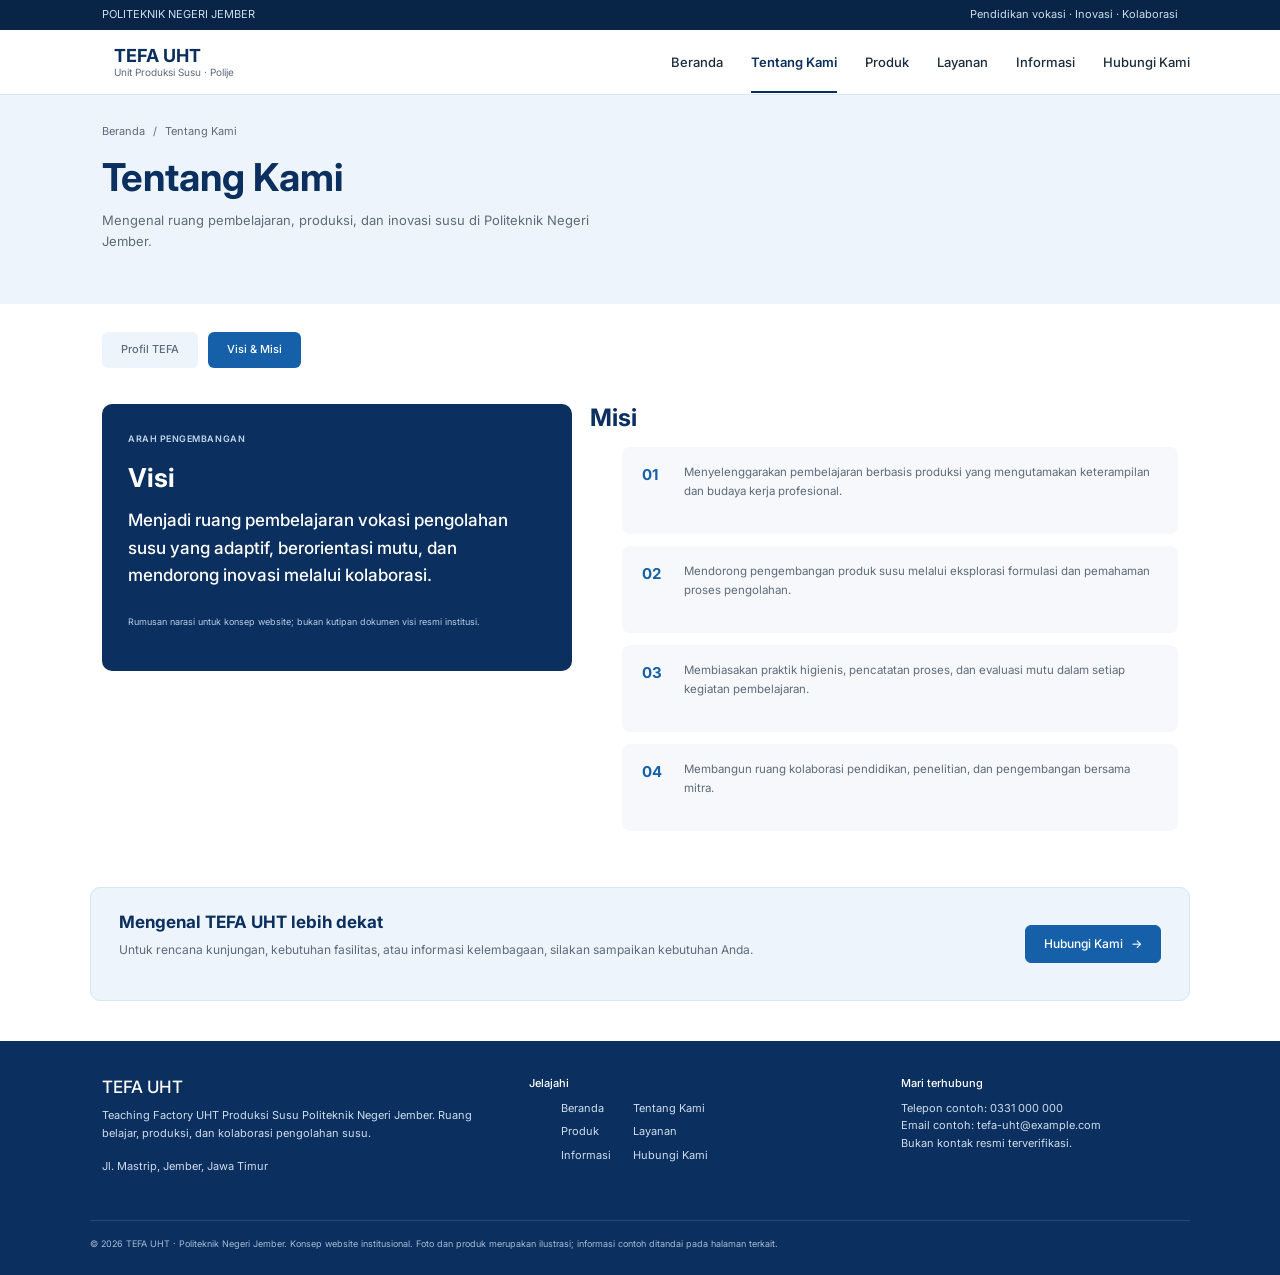
<file: visi-misi.html>
<!DOCTYPE html>
<html lang="id">
<head>
  <meta charset="UTF-8">
  <meta name="viewport" content="width=device-width, initial-scale=1.0">
  <title>Visi &amp; Misi - Tentang Kami - TEFA UHT</title>
  <link href="https://cdn.jsdelivr.net/npm/bootstrap@5.3.3/dist/css/bootstrap.min.css" rel="stylesheet" integrity="sha384-QWTKZyjpPEjISv5WaRU9OFeRpok6YctnYmDr5pNlyT2bRjXh0JMhjY6hW+ALEwIH" crossorigin="anonymous">
  <link rel="stylesheet" href="css/style.css">
</head>
<body>
  <div class="topbar">
    <div class="container topbar__inner">
      <span>POLITEKNIK NEGERI JEMBER</span>
      <span>Pendidikan vokasi · Inovasi · Kolaborasi</span>
    </div>
  </div>
  <header class="navbar navbar-expand-md p-0">
    <div class="container navbar__inner">
      <a href="Beranda.html" class="logo">
        <strong>TEFA UHT</strong>
        <small>Unit Produksi Susu · Polije</small>
      </a>
      <button class="nav-toggle navbar-toggler" id="navToggle" type="button" data-bs-toggle="collapse" data-bs-target="#nav" aria-controls="nav" aria-label="Buka menu" aria-expanded="false">
        <span></span><span></span><span></span>
      </button>
      <nav class="nav navbar-collapse collapse" id="nav">
        <a href="Beranda.html">Beranda</a>
        <a href="tentang.html" class="active" aria-current="page">Tentang Kami</a>
        <a href="produk.html">Produk</a>
        <a href="layanan.html">Layanan</a>
        <a href="informasi.html">Informasi</a>
        <a href="hubungi.html">Hubungi Kami</a>
      </nav>
    </div>
  </header>
  <main>
    <section class="page-header">
      <div class="container">
        <nav class="breadcrumb" aria-label="Breadcrumb">
          <a href="Beranda.html">Beranda</a>
          <span>/</span>
          <span>Tentang Kami</span>
        </nav>
        <h1>Tentang Kami</h1>
        <p>Mengenal ruang pembelajaran, produksi, dan inovasi susu di Politeknik Negeri Jember.</p>
      </div>
    </section>
    <section class="container subpage">
      <nav class="subnav" aria-label="Sub halaman Tentang Kami">
        <a href="tentang.html" class="subnav__link">Profil TEFA</a>
        <a href="visi-misi.html" class="subnav__link active" aria-current="page">Visi &amp; Misi</a>
      </nav>
        <div class="vision">
          <div class="vision__main">
            <p class="eyebrow eyebrow--light">ARAH PENGEMBANGAN</p>
            <h2>Visi</h2>
            <p class="vision__text">Menjadi ruang pembelajaran vokasi pengolahan susu yang adaptif, berorientasi mutu, dan mendorong inovasi melalui kolaborasi.</p>
            <p class="vision__note">Rumusan narasi untuk konsep website; bukan kutipan dokumen visi resmi institusi.</p>
          </div>
          <div class="mission">
            <h2>Misi</h2>
            <ol class="mission__list">
              <li><span class="mission__no">01</span><p>Menyelenggarakan pembelajaran berbasis produksi yang mengutamakan keterampilan dan budaya kerja profesional.</p></li>
              <li><span class="mission__no">02</span><p>Mendorong pengembangan produk susu melalui eksplorasi formulasi dan pemahaman proses pengolahan.</p></li>
              <li><span class="mission__no">03</span><p>Membiasakan praktik higienis, pencatatan proses, dan evaluasi mutu dalam setiap kegiatan pembelajaran.</p></li>
              <li><span class="mission__no">04</span><p>Membangun ruang kolaborasi pendidikan, penelitian, dan pengembangan bersama mitra.</p></li>
            </ol>
          </div>
        </div>
    </section>
    <section class="container cta-wrap">
      <div class="cta">
        <div>
          <h3>Mengenal TEFA UHT lebih dekat</h3>
          <p>Untuk rencana kunjungan, kebutuhan fasilitas, atau informasi kelembagaan, silakan sampaikan kebutuhan Anda.</p>
        </div>
        <a href="hubungi.html" class="btn btn--primary">Hubungi Kami <span class="arrow">→</span></a>
      </div>
    </section>
  </main>
  <footer class="footer">
    <div class="container footer__grid">
      <div class="footer__brand">
        <h4>TEFA UHT</h4>
        <p>Teaching Factory UHT Produksi Susu Politeknik Negeri Jember. Ruang belajar, produksi, dan kolaborasi pengolahan susu.</p>
        <p class="footer__addr">Jl. Mastrip, Jember, Jawa Timur</p>
      </div>
      <div>
        <h5>Jelajahi</h5>
        <ul class="footer__links">
          <li><a href="Beranda.html">Beranda</a></li>
          <li><a href="tentang.html">Tentang Kami</a></li>
          <li><a href="produk.html">Produk</a></li>
          <li><a href="layanan.html">Layanan</a></li>
          <li><a href="informasi.html">Informasi</a></li>
          <li><a href="hubungi.html">Hubungi Kami</a></li>
        </ul>
      </div>
      <div>
        <h5>Mari terhubung</h5>
        <p class="footer__contact">Telepon contoh: 0331 000 000<br>Email contoh: tefa-uht@example.com<br>Bukan kontak resmi terverifikasi.</p>
      </div>
    </div>
    <div class="container footer__bottom">
      © <span id="year">2026</span> TEFA UHT · Politeknik Negeri Jember. Konsep website institusional. Foto dan produk merupakan ilustrasi; informasi contoh ditandai pada halaman terkait.
    </div>
  </footer>
  <script src="https://cdn.jsdelivr.net/npm/bootstrap@5.3.3/dist/js/bootstrap.bundle.min.js" integrity="sha384-YvpcrYf0tY3lHB60NNkmXc5s9fDVZLESaAA55NDzOxhy9GkcIdslK1eN7N6jIeHz" crossorigin="anonymous"></script>
  <script src="js/script.js"></script>
</body>
</html>
</file>
<file: css/style.css>
@import url("https://fonts.googleapis.com/css2?family=Inter:wght@400;500;600;700&display=swap");

:root { --navy: #0b2f5e; --navy-dark: #082548; --blue: #1560a8; --blue-soft: #eef4fb; --text: #1c2b3a; --muted: #5d6b7a; --line: #dde4ec; --bg-soft: #f6f8fb; --white: #ffffff; }
* { box-sizing: border-box; margin: 0; padding: 0; }
html { scroll-behavior: smooth; }
body { font-family: "Inter", system-ui, sans-serif; color: var(--text); background: var(--white); line-height: 1.6; font-size: 15px; }
img { display: block; width: 100%; height: 100%; object-fit: cover; }
a { color: inherit; text-decoration: none; }
ul { list-style: none; }
.container { width: min(1100px, 100% - 48px); margin-inline: auto; }
:focus-visible { outline: 2px solid var(--blue); outline-offset: 3px; }
.topbar { background: var(--navy-dark); color: #cfdcec; font-size: 11px; padding: 6px 0; }
.topbar__inner { display: flex; justify-content: space-between; gap: 16px; }
.navbar { background: var(--white); border-bottom: 1px solid var(--line); position: sticky; top: 0; z-index: 50; }
.navbar__inner { display: flex; align-items: center; justify-content: space-between; height: 64px; }
.logo { display: flex; flex-direction: column; line-height: 1.2; }
.logo strong { font-size: 18px; color: var(--navy); font-weight: 700; }
.logo small { font-size: 10px; color: var(--muted); }
.nav { display: flex; gap: 28px; font-size: 13px; font-weight: 500; }
.navbar__inner > .logo { margin-left: clamp(0px, 1vw, 12px); }
.navbar__inner > .nav { justify-content: flex-end; margin-right: clamp(-12px, -1vw, 0px); }
.nav a { padding: 22px 0 18px; border-bottom: 2px solid transparent; transition: color .2s; }
.nav a:hover { color: var(--blue); }
.nav a.active { color: var(--navy); font-weight: 600; border-bottom-color: var(--navy); }
.nav-toggle { display: none; background: none; border: 0; width: 40px; height: 40px; cursor: pointer; flex-direction: column; justify-content: center; align-items: center; gap: 5px; }
.nav-toggle span { width: 22px; height: 2px; background: var(--navy); transition: transform .25s, opacity .25s; }
.nav-toggle[aria-expanded="true"] span:nth-child(1) { transform: translateY(7px) rotate(45deg); }
.nav-toggle[aria-expanded="true"] span:nth-child(2) { opacity: 0; }
.nav-toggle[aria-expanded="true"] span:nth-child(3) { transform: translateY(-7px) rotate(-45deg); }
.img-box { background: linear-gradient(135deg, #c9d6e4, #e3eaf2); overflow: hidden; position: relative; }
.hero { position: relative; min-height: 420px; min-height: max(420px, calc(100vh - 92px)); min-height: max(420px, calc(100svh - 92px)); display: flex; align-items: center; background: var(--navy); overflow: hidden; }
.hero__bg { position: absolute; inset: 0; }
.hero__overlay { position: absolute; inset: 0; background:
    linear-gradient(0deg, rgba(11, 47, 94, .30) 0%, rgba(11, 47, 94, 0) 40%),
    linear-gradient(90deg, rgba(21, 82, 150, .88) 0%, rgba(21, 82, 150, .62) 38%, rgba(21, 82, 150, .25) 72%, rgba(21, 82, 150, .08) 100%); }
.hero__content { position: relative; z-index: 1; padding: 48px 0; }
.eyebrow { font-size: 9px; font-weight: 600; letter-spacing: .06em; color: var(--blue); margin-bottom: 10px; }
.eyebrow--light { color: #c4d6ec; }
.hero .eyebrow--light { font-size: clamp(10px, .8vw, 14px); margin-bottom: clamp(14px, 1.4vw, 24px); }
.hero h1 { color: var(--white); font-size: clamp(30px, 3.8vw, 64px); line-height: 1.18; font-weight: 700; max-width: 14em; margin-bottom: clamp(14px, 1.6vw, 28px); }
.hero__desc { color: #e3ecf7; font-size: clamp(14px, 1.2vw, 21px); line-height: 1.65; max-width: 34em; margin-bottom: clamp(20px, 2vw, 36px); }
.hero__tagline { color: #d3e1f2; font-size: clamp(11px, .9vw, 16px); display: flex; align-items: center; gap: 14px; }
.hero__tagline .line { width: clamp(28px, 3vw, 52px); height: 2px; background: #9bbbe0; }
.about { display: grid; grid-template-columns: 1fr 1fr; gap: 56px; align-items: center; padding: 52px 0; }
.about__img { border-radius: 10px; aspect-ratio: 4 / 2.9; }
.about__text h2 { font-size: 24px; line-height: 1.3; color: var(--navy); margin-bottom: 14px; font-weight: 700; }
.about__text p:not(.eyebrow) { color: var(--muted); font-size: 13px; margin-bottom: 20px; }
.btn { display: inline-flex; align-items: center; gap: 8px; font-size: 12px; font-weight: 500; padding: 9px 18px; border-radius: 6px; border: 1px solid var(--line); transition: background .2s, border-color .2s, color .2s; }
.btn--outline { background: var(--white); color: var(--navy); }
.btn--outline:hover { border-color: var(--blue); color: var(--blue); }
.btn--primary { background: var(--blue); color: var(--white); border-color: var(--blue); }
.btn--primary:hover { background: var(--navy); border-color: var(--navy); color: var(--white); }
.arrow { transition: transform .2s; }
.btn:hover .arrow, .card__body a:hover .arrow { transform: translateX(3px); }
.products { background: var(--bg-soft); padding: 44px 0 48px; }
.products__head { display: flex; justify-content: space-between; align-items: flex-start; gap: 20px; margin-bottom: 22px; }
.products__head h2 { font-size: 22px; color: var(--navy); font-weight: 700; }
.products__head p { color: var(--muted); font-size: 12px; }
.cards { display: grid; grid-template-columns: repeat(4, 1fr); gap: 14px; }
.card { background: var(--white); border: 1px solid var(--line); border-radius: 8px; overflow: hidden; transition: box-shadow .2s, transform .2s; }
.card:hover { box-shadow: 0 8px 20px rgba(11, 47, 94, .12); transform: translateY(-2px); }
.card__img { aspect-ratio: 4 / 2.7; }
.card__body { padding: 14px 14px 16px; }
.card__body h3 { font-size: 13px; color: var(--navy); font-weight: 700; }
.card__body p { font-size: 11px; color: var(--muted); margin: 2px 0 12px; }
.card__body a { font-size: 11px; color: var(--blue); font-weight: 500; }
.cta-wrap { padding: 40px 0; }
.cta { display: flex; justify-content: space-between; align-items: center; gap: 24px; background: var(--blue-soft); border: 1px solid #d9e7f5; border-radius: 10px; padding: 24px 28px; }
.cta h3 { font-size: 17px; color: var(--navy); font-weight: 700; }
.cta p { font-size: 12px; color: var(--muted); }
.footer { background: var(--navy); color: #cfdcec; padding-top: 36px; }
.footer__grid { display: grid; grid-template-columns: 1.4fr 1.2fr 1fr; gap: 40px; padding-bottom: 28px; border-bottom: 1px solid rgba(255, 255, 255, .12); }
.footer h4 { font-size: 17px; color: var(--white); margin-bottom: 10px; }
.footer h5 { font-size: 11px; color: var(--white); margin-bottom: 10px; }
.footer p, .footer li { font-size: 11px; }
.footer__addr { margin-top: 14px; }
.footer__links { display: grid; grid-template-columns: repeat(2, auto); justify-content: start; gap: 6px 22px; }
.footer__links a:hover { color: var(--white); text-decoration: underline; }
.footer__bottom { font-size: 9px; padding: 16px 0 24px; color: #a8bcd6; }
.page-header { background: var(--blue-soft); padding: 28px 0 36px; }
.breadcrumb { display: flex; gap: 8px; font-size: 11px; color: var(--muted); margin-bottom: 14px; }
.breadcrumb a:hover { color: var(--blue); text-decoration: underline; }
.page-header h1 { font-size: clamp(28px, 3vw, 40px); color: var(--navy); font-weight: 700; line-height: 1.2; margin-bottom: 10px; }
.page-header p { font-size: 13px; color: var(--muted); max-width: 40em; }
.subpage { padding-top: 28px; }
.subnav { display: flex; flex-wrap: wrap; gap: 10px; margin-bottom: 36px; }
.subnav__link { display: inline-flex; align-items: center; justify-content: center; width: auto; max-width: 100%; height: 36px; box-sizing: border-box; padding: 0 18px; border: 1px solid transparent; border-radius: 6px; font-size: 11px; font-weight: 500; line-height: 1.4; white-space: nowrap; background: var(--blue-soft); color: var(--muted); transition: background .2s, color .2s; }
.subnav__link:hover { background: var(--blue); color: var(--white); }
.subnav__link.active { background: var(--blue); color: var(--white); }
.btn:hover .arrow { transform: translateX(3px); }
.profile { display: grid; grid-template-columns: 1fr 1fr; gap: 56px; align-items: center; }
.profile__text h2 { font-size: 26px; line-height: 1.3; color: var(--navy); margin-bottom: 16px; font-weight: 700; max-width: 12em; }
.profile__text p:not(.eyebrow) { font-size: 12.5px; color: var(--muted); line-height: 1.75; margin-bottom: 14px; }
.profile__img { border-radius: 10px; aspect-ratio: 4 / 3.2; }
.features { padding: 52px 0 8px; }
.features h2 { font-size: 22px; color: var(--navy); font-weight: 700; margin-bottom: 20px; }
.features__grid { display: grid; grid-template-columns: repeat(3, 1fr); gap: 14px; }
.feature { background: var(--blue-soft); border-radius: 8px; padding: 20px 22px 22px; }
.feature__icon { width: 18px; height: 18px; fill: none; stroke: var(--navy); stroke-width: 1.8; stroke-linecap: round; stroke-linejoin: round; margin-bottom: 14px; }
.feature h3 { font-size: 14px; color: var(--navy); font-weight: 700; margin-bottom: 6px; }
.feature p { font-size: 11px; color: var(--muted); line-height: 1.7; }
.reveal { opacity: 0; transform: translateY(14px); transition: opacity .5s ease, transform .5s ease; transition-delay: var(--delay, 0s); }
.reveal.show { opacity: 1; transform: none; }
.vision { display: grid; grid-template-columns: 1fr 1.25fr; gap: 18px; align-items: start; }
.vision__main { background: var(--navy); color: var(--white); border-radius: 10px; padding: 28px 26px 26px; }
.vision__main .eyebrow { margin-bottom: 16px; }
.vision__main h2 { font-size: 26px; font-weight: 700; margin-bottom: 14px; }
.vision__text { font-size: 17px; line-height: 1.6; font-weight: 500; margin-bottom: 26px; }
.vision__note { font-size: 9px; color: #b8cde6; }
.mission h2 { font-size: 24px; color: var(--navy); font-weight: 700; margin-bottom: 14px; }
.mission__list { display: grid; gap: 12px; list-style: none; }
.mission__list li { display: flex; gap: 18px; align-items: flex-start; background: var(--bg-soft); border-radius: 8px; padding: 16px 20px; }
.mission__no { font-size: 15px; font-weight: 700; color: var(--blue); min-width: 24px; }
.mission__list p { font-size: 11.5px; color: var(--muted); line-height: 1.7; }
.catalog { padding: 36px 0 12px; }
.catalog h2 { font-size: 20px; color: var(--navy); font-weight: 700; margin-bottom: 18px; }
.catalog__grid { display: grid; grid-template-columns: repeat(3, 1fr); gap: 16px; }
.product { background: var(--white); border: 1px solid var(--line); border-radius: 8px; overflow: hidden; transition: box-shadow .2s, transform .2s; }
.product:hover { box-shadow: 0 8px 20px rgba(11, 47, 94, .12); transform: translateY(-2px); }
.product__img { aspect-ratio: 5 / 3; }
.product__body { padding: 12px 16px 18px; }
.product__meta { display: flex; justify-content: space-between; gap: 10px; font-size: 9px; margin-bottom: 8px; }
.product__cat { color: var(--blue); font-weight: 500; }
.product__size { color: var(--muted); }
.product h3 { font-size: 16px; color: var(--navy); font-weight: 700; margin-bottom: 6px; }
.product__desc { font-size: 11px; color: var(--muted); line-height: 1.65; }
.product.reveal.show:hover { transform: translateY(-2px); }
.service-intro { display: grid; grid-template-columns: 1fr 1.05fr; gap: 56px; align-items: center; }
.service-intro__text h2 { font-size: 26px; line-height: 1.3; color: var(--navy); margin-bottom: 14px; font-weight: 700; max-width: 11em; }
.service-intro__text p:not(.eyebrow) { font-size: 12px; color: var(--muted); line-height: 1.75; }
.service-intro__img { border-radius: 10px; aspect-ratio: 4 / 2.7; }
.service-intro__caption { font-size: 8.5px; color: var(--muted); margin-top: 8px; }
.block { margin-top: 48px; }
.block h2 { font-size: 20px; color: var(--navy); font-weight: 700; margin-bottom: 16px; }
.benefits__grid { display: grid; grid-template-columns: repeat(3, 1fr); gap: 14px; }
.benefit { background: var(--blue-soft); border-radius: 8px; padding: 18px 20px 22px; }
.benefit__icon { width: 16px; height: 16px; fill: none; stroke: var(--blue); stroke-width: 1.8; stroke-linecap: round; stroke-linejoin: round; margin-bottom: 12px; }
.benefit h3 { font-size: 13.5px; color: var(--navy); font-weight: 700; margin-bottom: 6px; }
.benefit p { font-size: 10.5px; color: var(--muted); line-height: 1.7; }
.steps__grid { display: grid; grid-template-columns: repeat(4, 1fr); gap: 12px; list-style: none; }
.step { background: var(--white); border: 1px solid var(--line); border-radius: 8px; padding: 18px 18px 24px; }
.step--soft { background: var(--blue-soft); border-color: transparent; }
.step__no { display: block; font-size: 20px; font-weight: 700; color: var(--blue); margin-bottom: 10px; }
.step h3 { font-size: 13px; color: var(--navy); font-weight: 700; margin-bottom: 6px; }
.step p { font-size: 10.5px; color: var(--muted); line-height: 1.7; }
.cta--info h3 { font-size: 15px; margin-bottom: 4px; }
.cta--info p { font-size: 11px; }
.cta__note { font-size: 8.5px !important; margin-top: 8px; }
.notice { background: var(--blue-soft); border-radius: 8px; padding: 12px 18px; font-size: 10px; color: var(--muted); margin-top: 30px; }
.practice__grid { display: grid; grid-template-columns: repeat(2, 1fr); gap: 14px; margin-top: 14px; }
.practice { background: var(--white); border: 1px solid var(--line); border-radius: 8px; padding: 18px 20px 20px; }
.practice h3 { font-size: 14px; color: var(--navy); font-weight: 700; margin-bottom: 6px; }
.practice p { font-size: 11px; color: var(--muted); line-height: 1.7; }
.section-head { margin-bottom: 22px; }
.section-head h2 { font-size: 24px; color: var(--navy); font-weight: 700; line-height: 1.25; margin-bottom: 6px; }
.section-head p { font-size: 12px; color: var(--muted); max-width: 52em; }
.news__grid { display: grid; grid-template-columns: repeat(3, 1fr); gap: 16px; align-items: start; }
.news-card { background: var(--white); border: 1px solid var(--line); border-radius: 8px; overflow: hidden; transition: box-shadow .2s, transform .2s; }
.news-card:hover { box-shadow: 0 8px 20px rgba(11, 47, 94, .12); transform: translateY(-2px); }
.news-card__img { aspect-ratio: 16 / 10; }
.news-card__body { padding: 14px 16px 18px; }
.news-card__meta { font-size: 8.5px; font-weight: 500; color: var(--blue); margin-bottom: 8px; }
.news-card h3 { font-size: 15px; line-height: 1.35; color: var(--navy); font-weight: 700; margin-bottom: 8px; }
.news-card__desc { font-size: 10.5px; color: var(--muted); line-height: 1.7; }
.news-card.reveal.show:hover { transform: translateY(-2px); }
.gallery__grid { display: grid; grid-template-columns: repeat(3, 1fr); gap: 20px 16px; }
.gallery__item { margin: 0; }
.gallery__btn { display: block; width: 100%; padding: 0; border: 0; border-radius: 10px; aspect-ratio: 3 / 2; cursor: zoom-in; font: inherit; }
.gallery__btn img { transition: transform .35s ease; }
.gallery__btn:hover img { transform: scale(1.04); }
.gallery__item figcaption { display: flex; flex-direction: column; gap: 2px; margin-top: 8px; }
.gallery__item strong { font-size: 12.5px; font-weight: 500; color: var(--navy); }
.gallery__item span { font-size: 9px; color: var(--muted); }
.lightbox { margin: auto; border: 0; border-radius: 10px; padding: 0; width: min(900px, 92vw); background: var(--white); overflow: hidden; }
.lightbox::backdrop { background: rgba(8, 37, 72, .78); }
.lightbox img { width: 100%; max-height: 72vh; object-fit: contain; background: #0b1a2e; }
.lightbox__caption { font-size: 12px; color: var(--navy); font-weight: 500; padding: 12px 18px 14px; }
.lightbox__close { position: absolute; top: 10px; right: 10px; width: 32px; height: 32px; border: 0; border-radius: 50%; background: rgba(255, 255, 255, .92); color: var(--navy); font-size: 14px; cursor: pointer; }
.lightbox__close:hover { background: var(--white); }
button.btn { font-family: inherit; cursor: pointer; }
.btn:disabled { opacity: .7; cursor: default; }
.contact { display: grid; grid-template-columns: 1fr 1.12fr; gap: 32px; align-items: start; padding-top: 40px; }
.contact__info h2 { font-size: 24px; color: var(--navy); font-weight: 700; margin-bottom: 14px; }
.contact__org { font-size: 13px; font-weight: 500; color: var(--navy); margin-bottom: 12px; }
.contact__addr { display: flex; align-items: center; gap: 10px; font-size: 11px; color: var(--muted); margin-bottom: 18px; }
.icon { width: 15px; height: 15px; flex: none; fill: none; stroke: var(--blue); stroke-width: 1.8; stroke-linecap: round; stroke-linejoin: round; }
.contact__box { background: var(--blue-soft); border-radius: 8px; padding: 16px 18px 14px; margin-bottom: 14px; }
.contact__box .eyebrow { margin-bottom: 12px; }
.contact__line { display: flex; align-items: center; gap: 10px; font-size: 11px; color: var(--text); margin-bottom: 10px; width: fit-content; }
.contact__line:hover span { color: var(--blue); text-decoration: underline; }
.contact__note { font-size: 8.5px; color: var(--muted); margin-top: 4px; }
.map { position: relative; display: block; border-radius: 10px; overflow: hidden; }
.map__img { aspect-ratio: 1.9 / 1; border-radius: 10px; }
.map__img img { transition: transform .35s ease; }
.map:hover .map__img img, .map:focus-visible .map__img img { transform: scale(1.04); }
.map__badge { position: absolute; right: 10px; bottom: 10px; background: var(--white); color: var(--navy); font-size: 10px; font-weight: 600; padding: 6px 10px; border-radius: 6px; box-shadow: 0 2px 8px rgba(8, 37, 72, .25); opacity: 0; transform: translateY(4px); transition: opacity .2s, transform .2s; }
.map:hover .map__badge, .map:focus-visible .map__badge { opacity: 1; transform: none; }
.contact__form { background: var(--white); border: 1px solid var(--line); border-radius: 10px; padding: 26px 24px 28px; }
.contact__form h2 { font-size: 22px; color: var(--navy); font-weight: 700; margin-bottom: 8px; }
.contact__lead { font-size: 11px; color: var(--muted); margin-bottom: 20px; }
.field { margin-bottom: 14px; }
.field label { display: block; font-size: 10px; font-weight: 600; color: var(--navy); margin-bottom: 6px; }
.field input, .field textarea { width: 100%; font-family: inherit; font-size: 11px; color: var(--text); background: var(--white); border: 1px solid var(--line); border-radius: 6px; padding: 11px 12px; transition: border-color .2s, box-shadow .2s; }
.field textarea { resize: vertical; min-height: 110px; line-height: 1.6; }
.field input::placeholder, .field textarea::placeholder { color: #98a4b3; }
.field input:focus, .field textarea:focus { outline: none; border-color: var(--blue); box-shadow: 0 0 0 3px rgba(21, 96, 168, .15); }
.field input[aria-invalid="true"], .field textarea[aria-invalid="true"] { border-color: #c0392b; }
.field input[aria-invalid="true"]:focus, .field textarea[aria-invalid="true"]:focus { box-shadow: 0 0 0 3px rgba(192, 57, 43, .15); }
.field__error { font-size: 9.5px; color: #c0392b; margin-top: 5px; min-height: 0; }
.field__error:empty { display: none; }
.contact__form .btn { margin-top: 6px; }
.tips { padding: 28px 0 44px; }
.tips__box { background: var(--blue-soft); border-radius: 8px; padding: 18px 22px 20px; }
.tips__box h3 { font-size: 15px; color: var(--navy); font-weight: 700; margin-bottom: 6px; }
.tips__box p { font-size: 11px; color: var(--muted); line-height: 1.7; }
.success { text-align: center; max-width: 620px; padding: 52px 0 76px; display: flex; flex-direction: column; align-items: center; }
.success__icon { width: 56px; height: 56px; border-radius: 50%; background: #e6f2ec; display: grid; place-items: center; margin-bottom: 18px; animation: pop .45s ease both; }
.success__icon svg { width: 24px; height: 24px; fill: none; stroke: #2f7d5b; stroke-width: 1.8; stroke-linecap: round; stroke-linejoin: round; }
.success .eyebrow { margin-bottom: 14px; }
.success h2 { font-size: clamp(24px, 3vw, 32px); color: var(--navy); font-weight: 700; line-height: 1.25; margin-bottom: 18px; }
.success h2:focus { outline: none; }
.success__text { font-size: 12.5px; color: var(--muted); line-height: 1.75; max-width: 34em; margin-bottom: 22px; }
.success__note { background: var(--blue-soft); border-radius: 8px; padding: 14px 24px; font-size: 10px; color: var(--muted); line-height: 1.7; margin-bottom: 22px; }
.success__actions { display: flex; flex-wrap: wrap; justify-content: center; gap: 10px; }
@keyframes pop {
from { opacity: 0; transform: scale(.6); }
  to { opacity: 1; transform: scale(1); }
}

@media (max-width: 900px) {
  .cards { grid-template-columns: repeat(2, 1fr); }
  .about { grid-template-columns: 1fr; gap: 24px; }
  .footer__grid { grid-template-columns: 1fr 1fr; }
  .footer__brand { grid-column: 1 / -1; }
  .profile { grid-template-columns: 1fr; gap: 28px; }
  .features__grid { grid-template-columns: 1fr; }
  .vision { grid-template-columns: 1fr; }
  .catalog__grid { grid-template-columns: repeat(2, 1fr); }
  .service-intro { grid-template-columns: 1fr; gap: 28px; }
  .steps__grid { grid-template-columns: repeat(2, 1fr); }
  .benefits__grid { grid-template-columns: 1fr; }
  .practice__grid { grid-template-columns: 1fr; }
  .news__grid { grid-template-columns: repeat(2, 1fr); }
  .gallery__grid { grid-template-columns: repeat(2, 1fr); }
  .contact { grid-template-columns: 1fr; gap: 28px; }
}

@media (max-width: 767px) {
  .topbar__inner span:last-child { display: none; }
  .nav-toggle { display: flex; }
  .navbar__inner > .logo { margin-left: 0; }
  .navbar__inner > .nav { justify-content: flex-start; margin-right: 0; }
  .nav { position: absolute; top: 100%; left: 0; right: 0; background: var(--white); border-bottom: 1px solid var(--line); flex-direction: column; gap: 0; padding: 8px 24px 14px; display: none; }
  .nav.show, .nav.collapsing { display: flex; }
  .nav a { padding: 12px 0; border-bottom: 1px solid var(--line); }
  .hero { min-height: 360px; }
  .hero h1 { font-size: 28px; }
  .hero__desc { font-size: 14px; }
  .hero__overlay { background: rgba(11, 47, 94, .82); }
  .products__head, .cta { flex-direction: column; align-items: flex-start; }
}

@media (max-width: 480px) {
  .cards { grid-template-columns: 1fr; }
  .footer__grid { grid-template-columns: 1fr; }
}

@media (prefers-reduced-motion: reduce) {
  * { transition: none !important; scroll-behavior: auto !important; }
  .reveal { opacity: 1; transform: none; transition: none; }
  .gallery__btn img { transition: none; }
  .map__img img, .map__badge { transition: none; }
  .success__icon { animation: none; }
}

@media (max-width: 560px) {
  .catalog__grid { grid-template-columns: 1fr; }
  .steps__grid { grid-template-columns: 1fr; }
  .news__grid { grid-template-columns: 1fr; }
  .gallery__grid { grid-template-columns: 1fr; }
  .success__actions { flex-direction: column; width: 100%; }
  .success__actions .btn { justify-content: center; }
}
.btn-outline-primary:hover {
background: var(--blue); color: var(--white); border-color: var(--blue);
}

/* Tombol Profil TEFA dan tombol outline */
.btn-outline-primary {
    background-color: #edf3fa;
    color: #526b86;
    border-color: #dce6f1;
    transition: all 0.3s ease;
}
</file>
